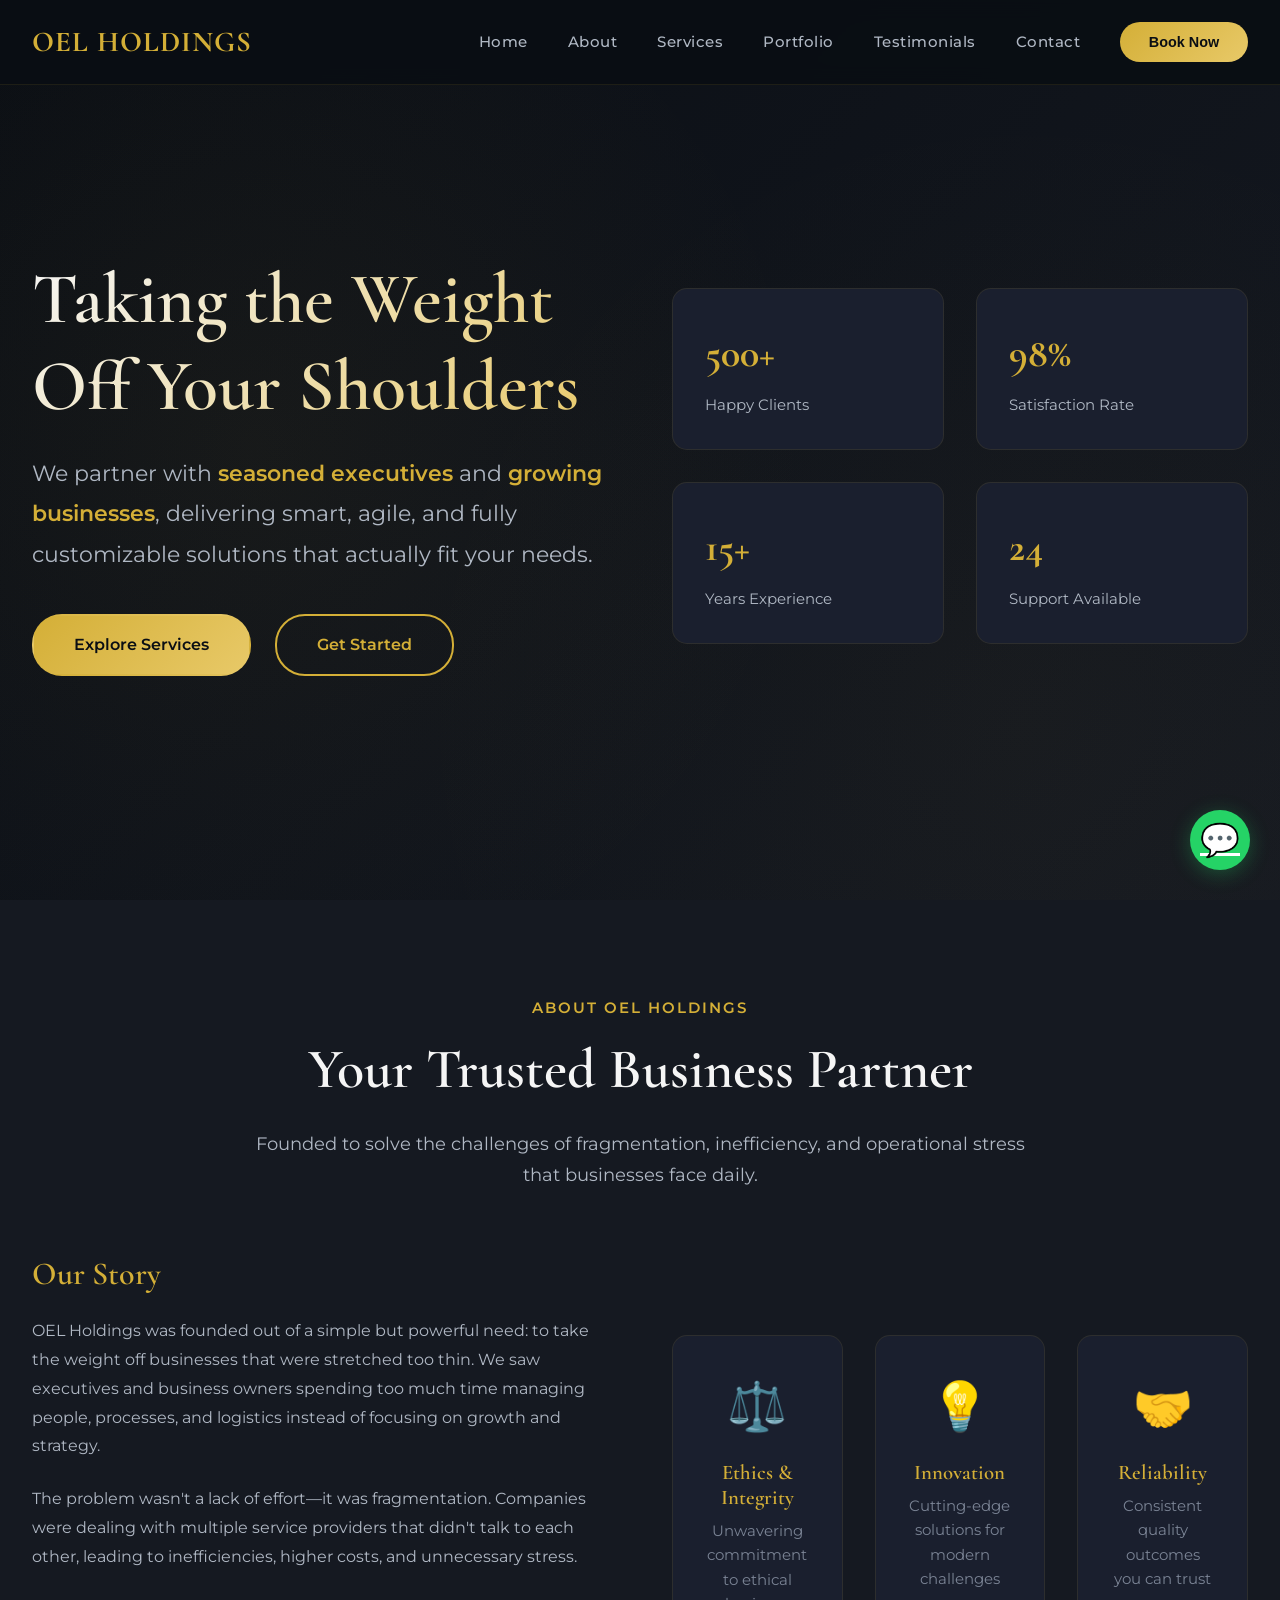
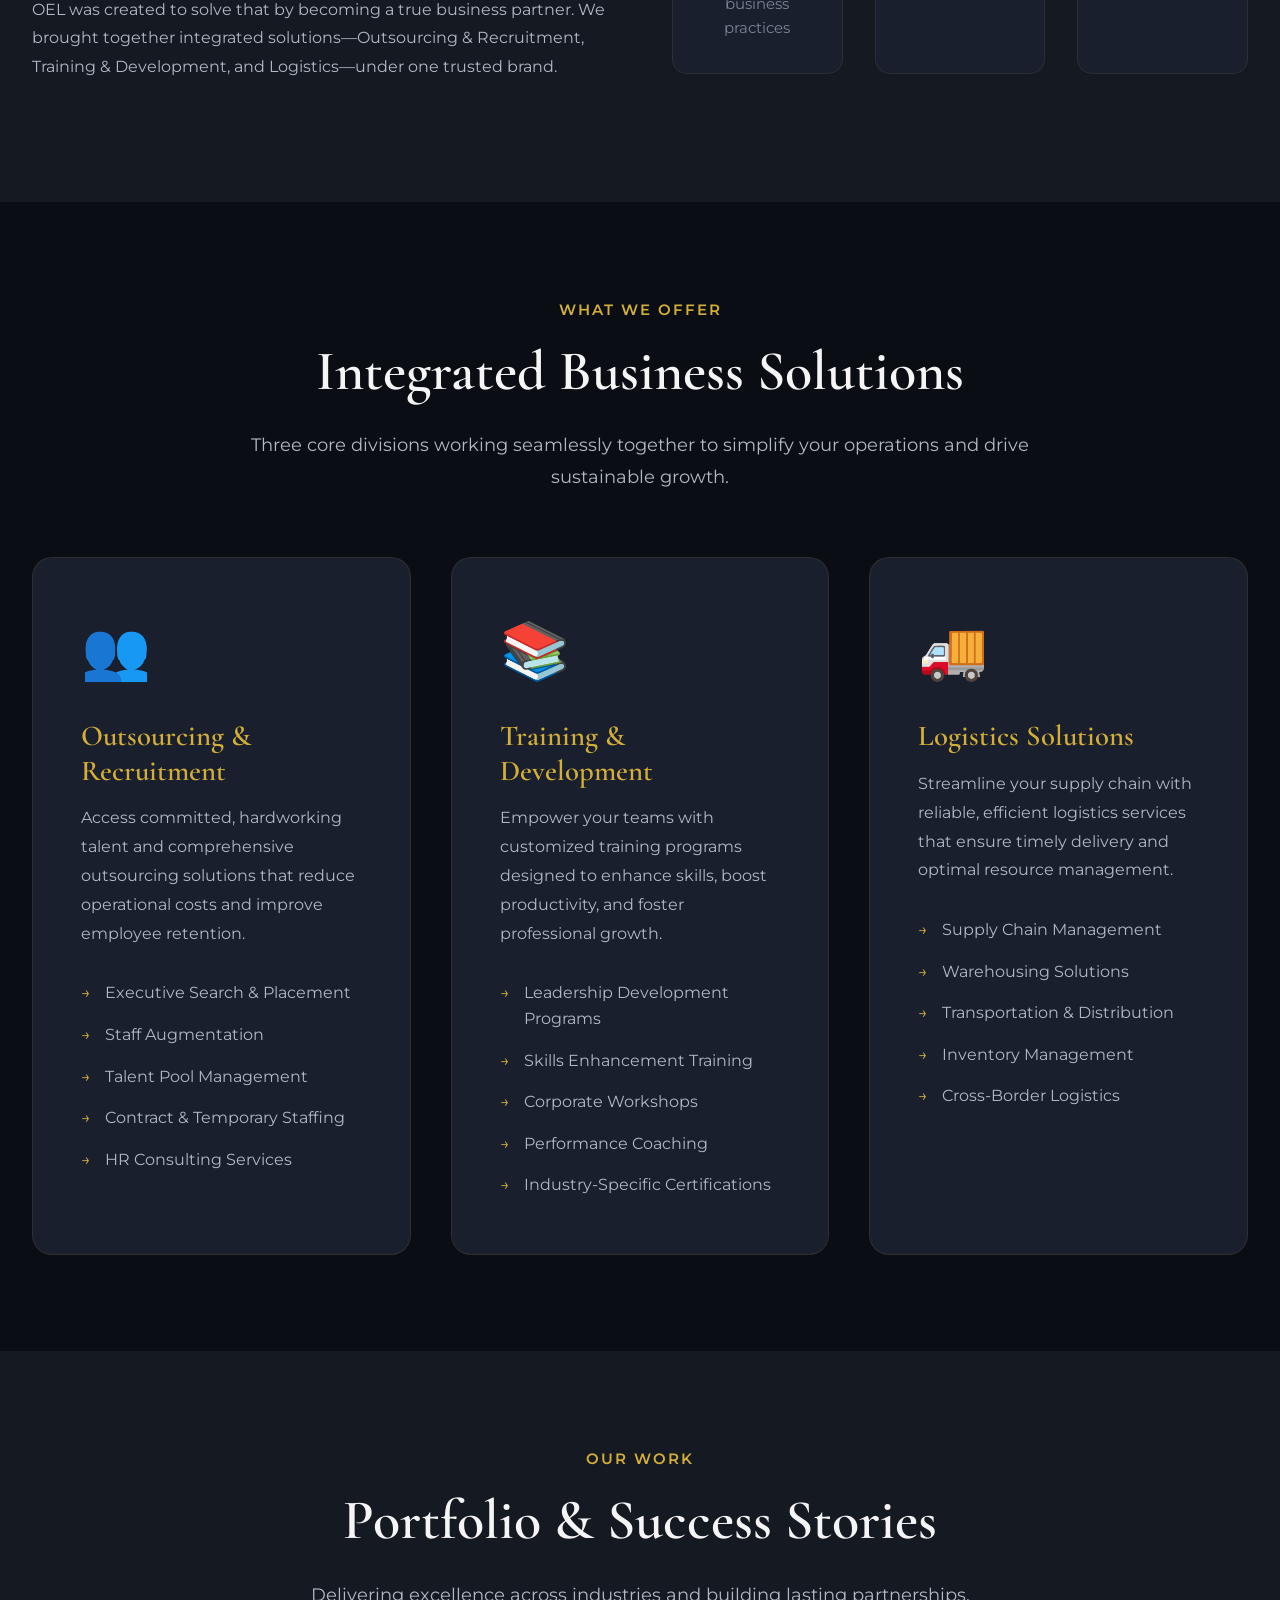
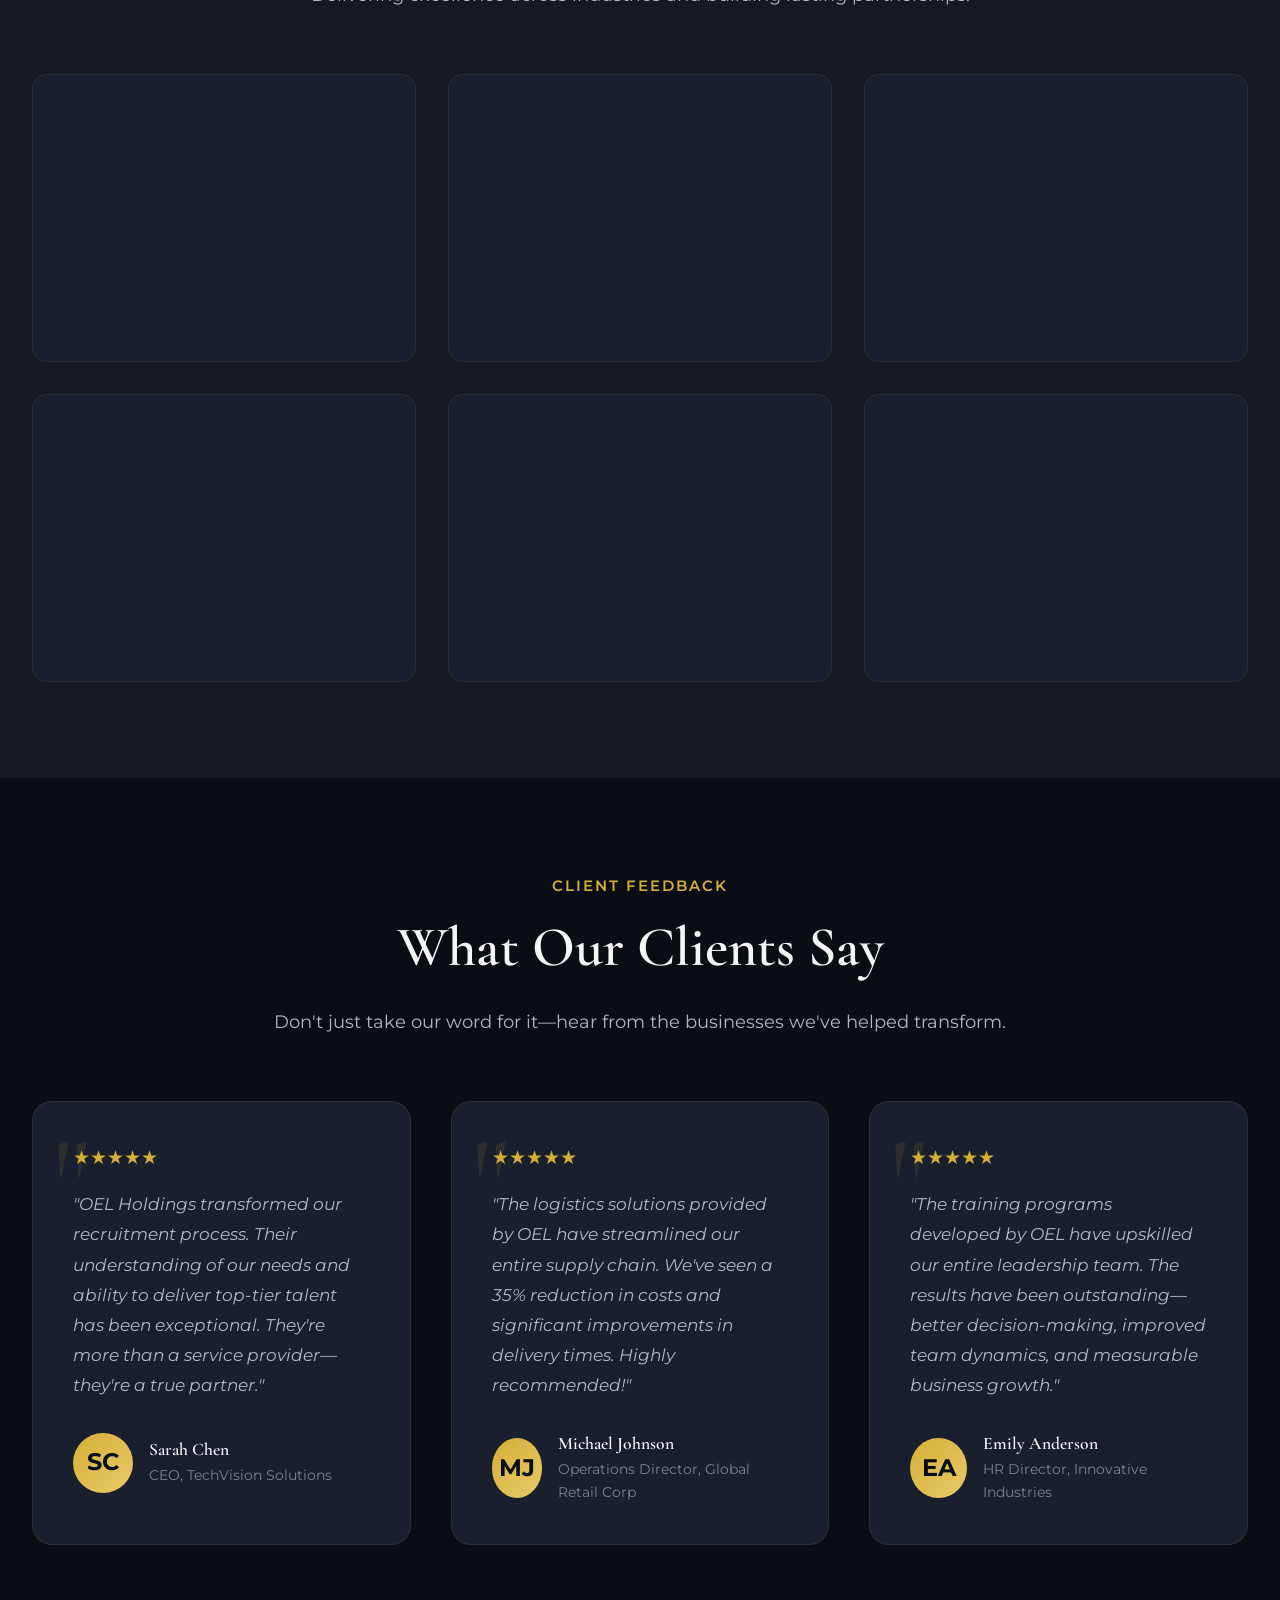
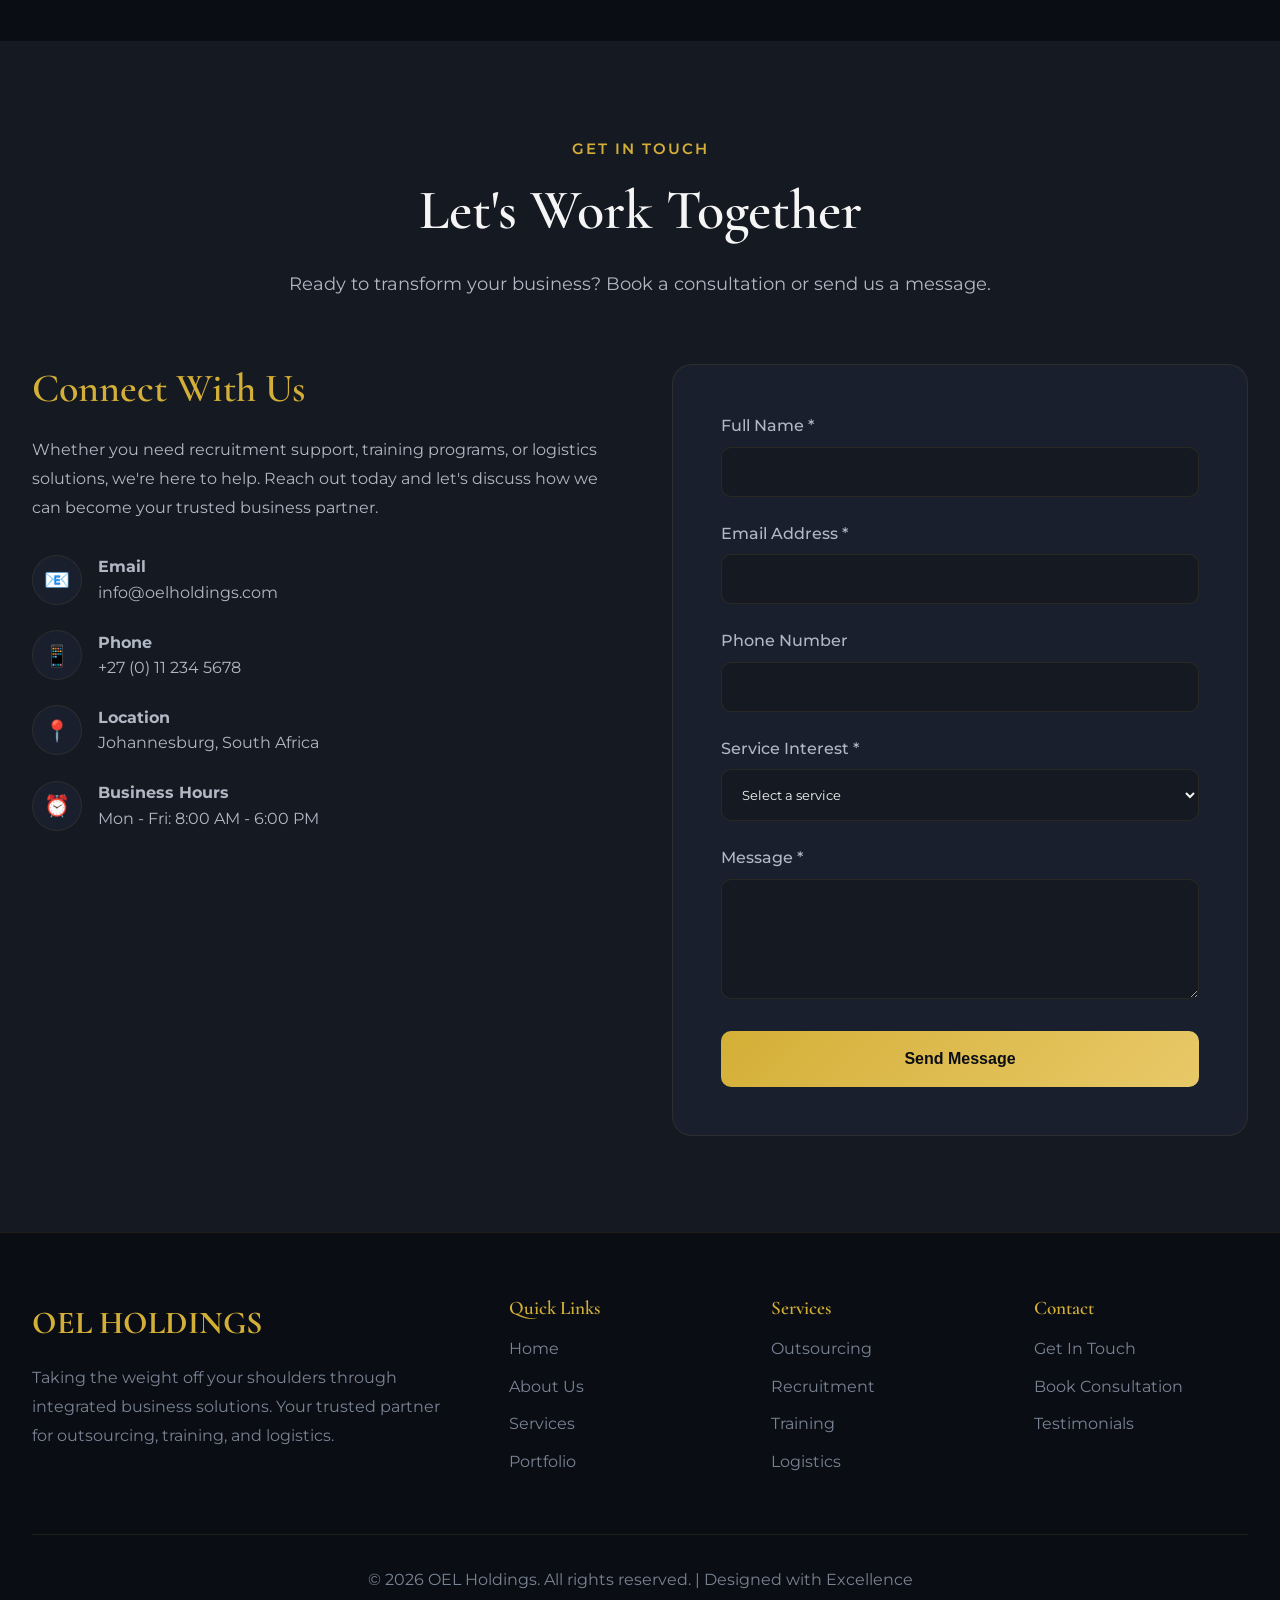
<file: index.html>
<!DOCTYPE html>
<html lang="en">
<head>
    <meta charset="UTF-8">
    <meta name="viewport" content="width=device-width, initial-scale=1.0">
    <title>OEL Holdings - Your Trusted Business Partner</title>
    <link rel="preconnect" href="https://fonts.googleapis.com">
    <link rel="preconnect" href="https://fonts.gstatic.com" crossorigin>
    <link href="https://fonts.googleapis.com/css2?family=Cormorant+Garamond:wght@300;400;500;600;700&family=Montserrat:wght@300;400;500;600;700&display=swap" rel="stylesheet">
    <style>
        :root {
            --bg-primary: #0a0e14;
            --bg-secondary: #151921;
            --bg-tertiary: #1a1f2e;
            --accent-gold: #d4af37;
            --accent-gold-light: #e8c968;
            --text-primary: #f5f5f5;
            --text-secondary: #b0b8c4;
            --text-muted: #7a8394;
            --border-subtle: rgba(212, 175, 55, 0.1);
            --shadow-glow: rgba(212, 175, 55, 0.15);
        }

        * {
            margin: 0;
            padding: 0;
            box-sizing: border-box;
        }

        body {
            font-family: 'Montserrat', sans-serif;
            background: var(--bg-primary);
            color: var(--text-primary);
            line-height: 1.6;
            overflow-x: hidden;
        }

        h1, h2, h3, h4, h5, h6 {
            font-family: 'Cormorant Garamond', serif;
            font-weight: 600;
            line-height: 1.2;
        }

        /* Navigation */
        .navbar {
            position: fixed;
            top: 0;
            width: 100%;
            background: rgba(10, 14, 20, 0.95);
            backdrop-filter: blur(10px);
            z-index: 1000;
            transition: all 0.3s ease;
            border-bottom: 1px solid var(--border-subtle);
        }

        .navbar.scrolled {
            background: rgba(10, 14, 20, 0.98);
            box-shadow: 0 4px 20px rgba(0, 0, 0, 0.3);
        }

        .nav-container {
            max-width: 1400px;
            margin: 0 auto;
            padding: 1.2rem 2rem;
            display: flex;
            justify-content: space-between;
            align-items: center;
        }

        .logo {
            font-size: 1.8rem;
            font-weight: 700;
            color: var(--accent-gold);
            font-family: 'Cormorant Garamond', serif;
            letter-spacing: 1px;
        }

        .nav-menu {
            display: flex;
            list-style: none;
            gap: 2.5rem;
            align-items: center;
        }

        .nav-menu a {
            color: var(--text-secondary);
            text-decoration: none;
            font-size: 0.95rem;
            font-weight: 500;
            transition: color 0.3s ease;
            letter-spacing: 0.5px;
        }

        .nav-menu a:hover {
            color: var(--accent-gold);
        }

        .cta-button {
            background: linear-gradient(135deg, var(--accent-gold) 0%, var(--accent-gold-light) 100%);
            color: var(--bg-primary);
            padding: 0.75rem 1.8rem;
            border-radius: 30px;
            font-weight: 600;
            transition: all 0.3s ease;
            border: none;
            cursor: pointer;
            font-size: 0.9rem;
        }

        .cta-button:hover {
            transform: translateY(-2px);
            box-shadow: 0 10px 25px var(--shadow-glow);
        }

        .mobile-toggle {
            display: none;
            flex-direction: column;
            cursor: pointer;
            gap: 5px;
        }

        .mobile-toggle span {
            width: 25px;
            height: 2px;
            background: var(--accent-gold);
            transition: 0.3s;
        }

        /* Hero Section */
        .hero {
            min-height: 100vh;
            display: flex;
            align-items: center;
            justify-content: center;
            padding: 6rem 2rem 4rem;
            position: relative;
            overflow: hidden;
            background: linear-gradient(135deg, var(--bg-primary) 0%, var(--bg-secondary) 100%);
        }

        .hero::before {
            content: '';
            position: absolute;
            top: 0;
            left: 0;
            right: 0;
            bottom: 0;
            background: 
                radial-gradient(circle at 20% 50%, rgba(212, 175, 55, 0.05) 0%, transparent 50%),
                radial-gradient(circle at 80% 80%, rgba(212, 175, 55, 0.03) 0%, transparent 50%);
            pointer-events: none;
        }

        .hero-content {
            max-width: 1400px;
            width: 100%;
            display: grid;
            grid-template-columns: 1fr 1fr;
            gap: 4rem;
            align-items: center;
            position: relative;
            z-index: 1;
        }

        .hero-text h1 {
            font-size: 4.5rem;
            margin-bottom: 1.5rem;
            background: linear-gradient(135deg, var(--text-primary) 0%, var(--accent-gold-light) 100%);
            -webkit-background-clip: text;
            -webkit-text-fill-color: transparent;
            background-clip: text;
            animation: fadeInUp 1s ease;
        }

        .hero-text .subtitle {
            font-size: 1.4rem;
            color: var(--text-secondary);
            margin-bottom: 2rem;
            line-height: 1.8;
            animation: fadeInUp 1s ease 0.2s backwards;
        }

        .hero-text .highlight {
            color: var(--accent-gold);
            font-weight: 600;
        }

        .hero-buttons {
            display: flex;
            gap: 1.5rem;
            margin-top: 2.5rem;
            animation: fadeInUp 1s ease 0.4s backwards;
        }

        .btn-primary {
            background: linear-gradient(135deg, var(--accent-gold) 0%, var(--accent-gold-light) 100%);
            color: var(--bg-primary);
            padding: 1rem 2.5rem;
            border-radius: 30px;
            font-weight: 600;
            text-decoration: none;
            transition: all 0.3s ease;
            border: 2px solid transparent;
            display: inline-block;
        }

        .btn-primary:hover {
            transform: translateY(-3px);
            box-shadow: 0 15px 35px var(--shadow-glow);
        }

        .btn-secondary {
            background: transparent;
            color: var(--accent-gold);
            padding: 1rem 2.5rem;
            border-radius: 30px;
            font-weight: 600;
            text-decoration: none;
            border: 2px solid var(--accent-gold);
            transition: all 0.3s ease;
            display: inline-block;
        }

        .btn-secondary:hover {
            background: var(--accent-gold);
            color: var(--bg-primary);
            transform: translateY(-3px);
        }

        .hero-visual {
            position: relative;
            animation: fadeIn 1.2s ease 0.6s backwards;
        }

        .hero-stats {
            display: grid;
            grid-template-columns: repeat(2, 1fr);
            gap: 2rem;
        }

        .stat-card {
            background: var(--bg-tertiary);
            padding: 2rem;
            border-radius: 15px;
            border: 1px solid var(--border-subtle);
            transition: all 0.3s ease;
        }

        .stat-card:hover {
            border-color: var(--accent-gold);
            transform: translateY(-5px);
            box-shadow: 0 10px 30px rgba(212, 175, 55, 0.1);
        }

        .stat-number {
            font-size: 2.5rem;
            font-weight: 700;
            color: var(--accent-gold);
            font-family: 'Cormorant Garamond', serif;
        }

        .stat-label {
            color: var(--text-secondary);
            font-size: 0.95rem;
            margin-top: 0.5rem;
        }

        /* Section Styles */
        section {
            padding: 6rem 2rem;
            position: relative;
        }

        .section-header {
            text-align: center;
            max-width: 800px;
            margin: 0 auto 4rem;
        }

        .section-tag {
            color: var(--accent-gold);
            font-size: 0.95rem;
            font-weight: 600;
            letter-spacing: 2px;
            text-transform: uppercase;
            margin-bottom: 1rem;
        }

        .section-title {
            font-size: 3.5rem;
            margin-bottom: 1.5rem;
            color: var(--text-primary);
        }

        .section-description {
            font-size: 1.1rem;
            color: var(--text-secondary);
            line-height: 1.8;
        }

        .container {
            max-width: 1400px;
            margin: 0 auto;
        }

        /* About Section */
        .about {
            background: var(--bg-secondary);
        }

        .about-content {
            display: grid;
            grid-template-columns: 1fr 1fr;
            gap: 4rem;
            align-items: center;
        }

        .about-text h3 {
            font-size: 2rem;
            color: var(--accent-gold);
            margin-bottom: 1.5rem;
        }

        .about-text p {
            color: var(--text-secondary);
            margin-bottom: 1.5rem;
            line-height: 1.8;
        }

        .values-grid {
            display: grid;
            grid-template-columns: repeat(3, 1fr);
            gap: 2rem;
            margin-top: 3rem;
        }

        .value-card {
            background: var(--bg-tertiary);
            padding: 2rem;
            border-radius: 15px;
            border: 1px solid var(--border-subtle);
            text-align: center;
            transition: all 0.3s ease;
        }

        .value-card:hover {
            border-color: var(--accent-gold);
            transform: translateY(-5px);
        }

        .value-icon {
            font-size: 3rem;
            margin-bottom: 1rem;
        }

        .value-card h4 {
            font-size: 1.3rem;
            color: var(--accent-gold);
            margin-bottom: 0.5rem;
        }

        .value-card p {
            color: var(--text-muted);
            font-size: 0.95rem;
        }

        /* Services Section */
        .services {
            background: var(--bg-primary);
        }

        .services-grid {
            display: grid;
            grid-template-columns: repeat(auto-fit, minmax(350px, 1fr));
            gap: 2.5rem;
        }

        .service-card {
            background: var(--bg-tertiary);
            padding: 3rem;
            border-radius: 20px;
            border: 1px solid var(--border-subtle);
            transition: all 0.4s ease;
            position: relative;
            overflow: hidden;
        }

        .service-card::before {
            content: '';
            position: absolute;
            top: 0;
            left: 0;
            width: 100%;
            height: 4px;
            background: linear-gradient(90deg, var(--accent-gold) 0%, var(--accent-gold-light) 100%);
            transform: scaleX(0);
            transition: transform 0.4s ease;
        }

        .service-card:hover::before {
            transform: scaleX(1);
        }

        .service-card:hover {
            border-color: var(--accent-gold);
            transform: translateY(-10px);
            box-shadow: 0 20px 40px rgba(212, 175, 55, 0.1);
        }

        .service-icon {
            font-size: 3.5rem;
            margin-bottom: 1.5rem;
        }

        .service-card h3 {
            font-size: 1.8rem;
            color: var(--accent-gold);
            margin-bottom: 1rem;
        }

        .service-card p {
            color: var(--text-secondary);
            line-height: 1.8;
            margin-bottom: 1.5rem;
        }

        .service-features {
            list-style: none;
            margin-top: 1.5rem;
        }

        .service-features li {
            color: var(--text-secondary);
            padding: 0.5rem 0;
            padding-left: 1.5rem;
            position: relative;
        }

        .service-features li::before {
            content: '→';
            position: absolute;
            left: 0;
            color: var(--accent-gold);
        }

        /* Portfolio/Gallery Section */
        .portfolio {
            background: var(--bg-secondary);
        }

        .portfolio-grid {
            display: grid;
            grid-template-columns: repeat(auto-fit, minmax(300px, 1fr));
            gap: 2rem;
        }

        .portfolio-item {
            position: relative;
            border-radius: 15px;
            overflow: hidden;
            aspect-ratio: 4/3;
            background: var(--bg-tertiary);
            border: 1px solid var(--border-subtle);
            cursor: pointer;
            transition: all 0.3s ease;
        }

        .portfolio-item:hover {
            transform: translateY(-10px);
            box-shadow: 0 20px 40px rgba(212, 175, 55, 0.15);
        }

        .portfolio-overlay {
            position: absolute;
            inset: 0;
            background: linear-gradient(180deg, transparent 0%, rgba(10, 14, 20, 0.9) 100%);
            display: flex;
            flex-direction: column;
            justify-content: flex-end;
            padding: 2rem;
            opacity: 0;
            transition: opacity 0.3s ease;
        }

        .portfolio-item:hover .portfolio-overlay {
            opacity: 1;
        }

        .portfolio-overlay h4 {
            color: var(--accent-gold);
            font-size: 1.5rem;
            margin-bottom: 0.5rem;
        }

        .portfolio-overlay p {
            color: var(--text-secondary);
            font-size: 0.95rem;
        }

        /* Testimonials Section */
        .testimonials {
            background: var(--bg-primary);
        }

        .testimonials-grid {
            display: grid;
            grid-template-columns: repeat(auto-fit, minmax(350px, 1fr));
            gap: 2.5rem;
        }

        .testimonial-card {
            background: var(--bg-tertiary);
            padding: 2.5rem;
            border-radius: 20px;
            border: 1px solid var(--border-subtle);
            transition: all 0.3s ease;
            position: relative;
        }

        .testimonial-card::before {
            content: '"';
            position: absolute;
            top: -20px;
            left: 20px;
            font-size: 8rem;
            color: var(--accent-gold);
            opacity: 0.1;
            font-family: 'Cormorant Garamond', serif;
        }

        .testimonial-card:hover {
            border-color: var(--accent-gold);
            transform: translateY(-5px);
        }

        .testimonial-text {
            color: var(--text-secondary);
            font-size: 1.05rem;
            line-height: 1.8;
            margin-bottom: 2rem;
            font-style: italic;
        }

        .testimonial-author {
            display: flex;
            align-items: center;
            gap: 1rem;
        }

        .author-avatar {
            width: 60px;
            height: 60px;
            border-radius: 50%;
            background: linear-gradient(135deg, var(--accent-gold) 0%, var(--accent-gold-light) 100%);
            display: flex;
            align-items: center;
            justify-content: center;
            font-size: 1.5rem;
            font-weight: 700;
            color: var(--bg-primary);
        }

        .author-info h5 {
            color: var(--text-primary);
            font-size: 1.1rem;
            margin-bottom: 0.25rem;
        }

        .author-info p {
            color: var(--text-muted);
            font-size: 0.9rem;
        }

        .stars {
            color: var(--accent-gold);
            margin-bottom: 1rem;
            font-size: 1.2rem;
        }

        /* Contact Section */
        .contact {
            background: var(--bg-secondary);
        }

        .contact-container {
            display: grid;
            grid-template-columns: 1fr 1fr;
            gap: 4rem;
        }

        .contact-info h3 {
            font-size: 2.5rem;
            color: var(--accent-gold);
            margin-bottom: 1.5rem;
        }

        .contact-info p {
            color: var(--text-secondary);
            line-height: 1.8;
            margin-bottom: 2rem;
        }

        .contact-details {
            display: flex;
            flex-direction: column;
            gap: 1.5rem;
        }

        .contact-item {
            display: flex;
            align-items: center;
            gap: 1rem;
            color: var(--text-secondary);
        }

        .contact-icon {
            width: 50px;
            height: 50px;
            border-radius: 50%;
            background: var(--bg-tertiary);
            border: 1px solid var(--border-subtle);
            display: flex;
            align-items: center;
            justify-content: center;
            font-size: 1.3rem;
            color: var(--accent-gold);
        }

        .contact-form {
            background: var(--bg-tertiary);
            padding: 3rem;
            border-radius: 20px;
            border: 1px solid var(--border-subtle);
        }

        .form-group {
            margin-bottom: 1.5rem;
        }

        .form-group label {
            display: block;
            color: var(--text-secondary);
            margin-bottom: 0.5rem;
            font-weight: 500;
        }

        .form-group input,
        .form-group textarea,
        .form-group select {
            width: 100%;
            padding: 1rem;
            background: var(--bg-secondary);
            border: 1px solid var(--border-subtle);
            border-radius: 10px;
            color: var(--text-primary);
            font-family: 'Montserrat', sans-serif;
            transition: all 0.3s ease;
        }

        .form-group input:focus,
        .form-group textarea:focus,
        .form-group select:focus {
            outline: none;
            border-color: var(--accent-gold);
            box-shadow: 0 0 0 3px rgba(212, 175, 55, 0.1);
        }

        .form-group textarea {
            resize: vertical;
            min-height: 120px;
        }

        .submit-btn {
            width: 100%;
            background: linear-gradient(135deg, var(--accent-gold) 0%, var(--accent-gold-light) 100%);
            color: var(--bg-primary);
            padding: 1.2rem;
            border: none;
            border-radius: 10px;
            font-weight: 600;
            font-size: 1rem;
            cursor: pointer;
            transition: all 0.3s ease;
        }

        .submit-btn:hover {
            transform: translateY(-2px);
            box-shadow: 0 10px 25px var(--shadow-glow);
        }

        /* Footer */
        footer {
            background: var(--bg-primary);
            padding: 4rem 2rem 2rem;
            border-top: 1px solid var(--border-subtle);
        }

        .footer-content {
            max-width: 1400px;
            margin: 0 auto;
            display: grid;
            grid-template-columns: 2fr 1fr 1fr 1fr;
            gap: 3rem;
            margin-bottom: 3rem;
        }

        .footer-logo {
            font-size: 2rem;
            font-weight: 700;
            color: var(--accent-gold);
            font-family: 'Cormorant Garamond', serif;
            margin-bottom: 1rem;
        }

        .footer-about {
            color: var(--text-muted);
            line-height: 1.8;
        }

        .footer-section h4 {
            color: var(--accent-gold);
            font-size: 1.2rem;
            margin-bottom: 1rem;
        }

        .footer-links {
            list-style: none;
        }

        .footer-links li {
            margin-bottom: 0.75rem;
        }

        .footer-links a {
            color: var(--text-muted);
            text-decoration: none;
            transition: color 0.3s ease;
        }

        .footer-links a:hover {
            color: var(--accent-gold);
        }

        .footer-bottom {
            max-width: 1400px;
            margin: 0 auto;
            padding-top: 2rem;
            border-top: 1px solid var(--border-subtle);
            text-align: center;
            color: var(--text-muted);
        }

        /* WhatsApp Button */
        .whatsapp-float {
            position: fixed;
            bottom: 30px;
            right: 30px;
            width: 60px;
            height: 60px;
            background: #25d366;
            border-radius: 50%;
            display: flex;
            align-items: center;
            justify-content: center;
            font-size: 2rem;
            color: white;
            box-shadow: 0 4px 20px rgba(37, 211, 102, 0.3);
            cursor: pointer;
            transition: all 0.3s ease;
            z-index: 999;
        }

        .whatsapp-float:hover {
            transform: scale(1.1);
            box-shadow: 0 6px 30px rgba(37, 211, 102, 0.5);
        }

        /* Animations */
        @keyframes fadeInUp {
            from {
                opacity: 0;
                transform: translateY(30px);
            }
            to {
                opacity: 1;
                transform: translateY(0);
            }
        }

        @keyframes fadeIn {
            from {
                opacity: 0;
            }
            to {
                opacity: 1;
            }
        }

        /* Scroll Animations */
        .reveal {
            opacity: 0;
            transform: translateY(50px);
            transition: all 0.8s ease;
        }

        .reveal.active {
            opacity: 1;
            transform: translateY(0);
        }

        /* Responsive Design */
        @media (max-width: 968px) {
            .nav-menu {
                position: fixed;
                left: -100%;
                top: 70px;
                flex-direction: column;
                background: var(--bg-secondary);
                width: 100%;
                text-align: center;
                transition: 0.3s;
                padding: 2rem 0;
                border-top: 1px solid var(--border-subtle);
            }

            .nav-menu.active {
                left: 0;
            }

            .mobile-toggle {
                display: flex;
            }

            .hero-content {
                grid-template-columns: 1fr;
                text-align: center;
            }

            .hero-text h1 {
                font-size: 3rem;
            }

            .hero-buttons {
                justify-content: center;
                flex-wrap: wrap;
            }

            .about-content,
            .contact-container {
                grid-template-columns: 1fr;
            }

            .values-grid {
                grid-template-columns: 1fr;
            }

            .section-title {
                font-size: 2.5rem;
            }

            .footer-content {
                grid-template-columns: 1fr;
            }

            .services-grid,
            .portfolio-grid,
            .testimonials-grid {
                grid-template-columns: 1fr;
            }
        }

        @media (max-width: 480px) {
            .hero-text h1 {
                font-size: 2.2rem;
            }

            .hero-text .subtitle {
                font-size: 1.1rem;
            }

            .section-title {
                font-size: 2rem;
            }
        }
    </style>
</head>
<body>
    <!-- Navigation -->
    <nav class="navbar">
        <div class="nav-container">
            <div class="logo">OEL HOLDINGS</div>
            <ul class="nav-menu">
                <li><a href="#home">Home</a></li>
                <li><a href="#about">About</a></li>
                <li><a href="#services">Services</a></li>
                <li><a href="#portfolio">Portfolio</a></li>
                <li><a href="#testimonials">Testimonials</a></li>
                <li><a href="#contact">Contact</a></li>
                <li><button class="cta-button" onclick="scrollToContact()">Book Now</button></li>
            </ul>
            <div class="mobile-toggle" onclick="toggleMenu()">
                <span></span>
                <span></span>
                <span></span>
            </div>
        </div>
    </nav>

    <!-- Hero Section -->
    <section class="hero" id="home">
        <div class="hero-content">
            <div class="hero-text">
                <h1>Taking the Weight Off Your Shoulders</h1>
                <p class="subtitle">
                    We partner with <span class="highlight">seasoned executives</span> and <span class="highlight">growing businesses</span>, delivering smart, agile, and fully customizable solutions that actually fit your needs.
                </p>
                <div class="hero-buttons">
                    <a href="#services" class="btn-primary">Explore Services</a>
                    <a href="#contact" class="btn-secondary">Get Started</a>
                </div>
            </div>
            <div class="hero-visual">
                <div class="hero-stats">
                    <div class="stat-card reveal">
                        <div class="stat-number">500+</div>
                        <div class="stat-label">Happy Clients</div>
                    </div>
                    <div class="stat-card reveal">
                        <div class="stat-number">98%</div>
                        <div class="stat-label">Satisfaction Rate</div>
                    </div>
                    <div class="stat-card reveal">
                        <div class="stat-number">15+</div>
                        <div class="stat-label">Years Experience</div>
                    </div>
                    <div class="stat-card reveal">
                        <div class="stat-number">24/7</div>
                        <div class="stat-label">Support Available</div>
                    </div>
                </div>
            </div>
        </div>
    </section>

    <!-- About Section -->
    <section class="about" id="about">
        <div class="container">
            <div class="section-header reveal">
                <div class="section-tag">About OEL Holdings</div>
                <h2 class="section-title">Your Trusted Business Partner</h2>
                <p class="section-description">
                    Founded to solve the challenges of fragmentation, inefficiency, and operational stress that businesses face daily.
                </p>
            </div>
            <div class="about-content">
                <div class="about-text reveal">
                    <h3>Our Story</h3>
                    <p>
                        OEL Holdings was founded out of a simple but powerful need: to take the weight off businesses that were stretched too thin. We saw executives and business owners spending too much time managing people, processes, and logistics instead of focusing on growth and strategy.
                    </p>
                    <p>
                        The problem wasn't a lack of effort—it was fragmentation. Companies were dealing with multiple service providers that didn't talk to each other, leading to inefficiencies, higher costs, and unnecessary stress.
                    </p>
                    <p>
                        OEL was created to solve that by becoming a true business partner. We brought together integrated solutions—Outsourcing & Recruitment, Training & Development, and Logistics—under one trusted brand.
                    </p>
                </div>
                <div class="about-visual reveal">
                    <div class="values-grid">
                        <div class="value-card">
                            <div class="value-icon">⚖️</div>
                            <h4>Ethics & Integrity</h4>
                            <p>Unwavering commitment to ethical business practices</p>
                        </div>
                        <div class="value-card">
                            <div class="value-icon">💡</div>
                            <h4>Innovation</h4>
                            <p>Cutting-edge solutions for modern challenges</p>
                        </div>
                        <div class="value-card">
                            <div class="value-icon">🤝</div>
                            <h4>Reliability</h4>
                            <p>Consistent quality outcomes you can trust</p>
                        </div>
                    </div>
                </div>
            </div>
        </div>
    </section>

    <!-- Services Section -->
    <section class="services" id="services">
        <div class="container">
            <div class="section-header reveal">
                <div class="section-tag">What We Offer</div>
                <h2 class="section-title">Integrated Business Solutions</h2>
                <p class="section-description">
                    Three core divisions working seamlessly together to simplify your operations and drive sustainable growth.
                </p>
            </div>
            <div class="services-grid">
                <div class="service-card reveal">
                    <div class="service-icon">👥</div>
                    <h3>Outsourcing & Recruitment</h3>
                    <p>
                        Access committed, hardworking talent and comprehensive outsourcing solutions that reduce operational costs and improve employee retention.
                    </p>
                    <ul class="service-features">
                        <li>Executive Search & Placement</li>
                        <li>Staff Augmentation</li>
                        <li>Talent Pool Management</li>
                        <li>Contract & Temporary Staffing</li>
                        <li>HR Consulting Services</li>
                    </ul>
                </div>
                <div class="service-card reveal">
                    <div class="service-icon">📚</div>
                    <h3>Training & Development</h3>
                    <p>
                        Empower your teams with customized training programs designed to enhance skills, boost productivity, and foster professional growth.
                    </p>
                    <ul class="service-features">
                        <li>Leadership Development Programs</li>
                        <li>Skills Enhancement Training</li>
                        <li>Corporate Workshops</li>
                        <li>Performance Coaching</li>
                        <li>Industry-Specific Certifications</li>
                    </ul>
                </div>
                <div class="service-card reveal">
                    <div class="service-icon">🚚</div>
                    <h3>Logistics Solutions</h3>
                    <p>
                        Streamline your supply chain with reliable, efficient logistics services that ensure timely delivery and optimal resource management.
                    </p>
                    <ul class="service-features">
                        <li>Supply Chain Management</li>
                        <li>Warehousing Solutions</li>
                        <li>Transportation & Distribution</li>
                        <li>Inventory Management</li>
                        <li>Cross-Border Logistics</li>
                    </ul>
                </div>
            </div>
        </div>
    </section>

    <!-- Portfolio Section -->
    <section class="portfolio" id="portfolio">
        <div class="container">
            <div class="section-header reveal">
                <div class="section-tag">Our Work</div>
                <h2 class="section-title">Portfolio & Success Stories</h2>
                <p class="section-description">
                    Delivering excellence across industries and building lasting partnerships.
                </p>
            </div>
            <div class="portfolio-grid">
                <div class="portfolio-item reveal">
                    <div class="portfolio-overlay">
                        <h4>Corporate Recruitment Drive</h4>
                        <p>Successfully placed 150+ professionals across multiple sectors</p>
                    </div>
                </div>
                <div class="portfolio-item reveal">
                    <div class="portfolio-overlay">
                        <h4>Leadership Training Program</h4>
                        <p>Developed future leaders for Fortune 500 company</p>
                    </div>
                </div>
                <div class="portfolio-item reveal">
                    <div class="portfolio-overlay">
                        <h4>Logistics Optimization</h4>
                        <p>Reduced delivery times by 40% for major retailer</p>
                    </div>
                </div>
                <div class="portfolio-item reveal">
                    <div class="portfolio-overlay">
                        <h4>Staff Outsourcing Solution</h4>
                        <p>Streamlined operations for growing tech startup</p>
                    </div>
                </div>
                <div class="portfolio-item reveal">
                    <div class="portfolio-overlay">
                        <h4>Supply Chain Integration</h4>
                        <p>End-to-end logistics management for manufacturing client</p>
                    </div>
                </div>
                <div class="portfolio-item reveal">
                    <div class="portfolio-overlay">
                        <h4>Executive Search Success</h4>
                        <p>Placed C-suite executives for international corporation</p>
                    </div>
                </div>
            </div>
        </div>
    </section>

    <!-- Testimonials Section -->
    <section class="testimonials" id="testimonials">
        <div class="container">
            <div class="section-header reveal">
                <div class="section-tag">Client Feedback</div>
                <h2 class="section-title">What Our Clients Say</h2>
                <p class="section-description">
                    Don't just take our word for it—hear from the businesses we've helped transform.
                </p>
            </div>
            <div class="testimonials-grid">
                <div class="testimonial-card reveal">
                    <div class="stars">★★★★★</div>
                    <p class="testimonial-text">
                        "OEL Holdings transformed our recruitment process. Their understanding of our needs and ability to deliver top-tier talent has been exceptional. They're more than a service provider—they're a true partner."
                    </p>
                    <div class="testimonial-author">
                        <div class="author-avatar">SC</div>
                        <div class="author-info">
                            <h5>Sarah Chen</h5>
                            <p>CEO, TechVision Solutions</p>
                        </div>
                    </div>
                </div>
                <div class="testimonial-card reveal">
                    <div class="stars">★★★★★</div>
                    <p class="testimonial-text">
                        "The logistics solutions provided by OEL have streamlined our entire supply chain. We've seen a 35% reduction in costs and significant improvements in delivery times. Highly recommended!"
                    </p>
                    <div class="testimonial-author">
                        <div class="author-avatar">MJ</div>
                        <div class="author-info">
                            <h5>Michael Johnson</h5>
                            <p>Operations Director, Global Retail Corp</p>
                        </div>
                    </div>
                </div>
                <div class="testimonial-card reveal">
                    <div class="stars">★★★★★</div>
                    <p class="testimonial-text">
                        "The training programs developed by OEL have upskilled our entire leadership team. The results have been outstanding—better decision-making, improved team dynamics, and measurable business growth."
                    </p>
                    <div class="testimonial-author">
                        <div class="author-avatar">EA</div>
                        <div class="author-info">
                            <h5>Emily Anderson</h5>
                            <p>HR Director, Innovative Industries</p>
                        </div>
                    </div>
                </div>
            </div>
        </div>
    </section>

    <!-- Contact Section -->
    <section class="contact" id="contact">
        <div class="container">
            <div class="section-header reveal">
                <div class="section-tag">Get In Touch</div>
                <h2 class="section-title">Let's Work Together</h2>
                <p class="section-description">
                    Ready to transform your business? Book a consultation or send us a message.
                </p>
            </div>
            <div class="contact-container">
                <div class="contact-info reveal">
                    <h3>Connect With Us</h3>
                    <p>
                        Whether you need recruitment support, training programs, or logistics solutions, we're here to help. Reach out today and let's discuss how we can become your trusted business partner.
                    </p>
                    <div class="contact-details">
                        <div class="contact-item">
                            <div class="contact-icon">📧</div>
                            <div>
                                <strong>Email</strong><br>
                                info@oelholdings.com
                            </div>
                        </div>
                        <div class="contact-item">
                            <div class="contact-icon">📱</div>
                            <div>
                                <strong>Phone</strong><br>
                                +27 (0) 11 234 5678
                            </div>
                        </div>
                        <div class="contact-item">
                            <div class="contact-icon">📍</div>
                            <div>
                                <strong>Location</strong><br>
                                Johannesburg, South Africa
                            </div>
                        </div>
                        <div class="contact-item">
                            <div class="contact-icon">⏰</div>
                            <div>
                                <strong>Business Hours</strong><br>
                                Mon - Fri: 8:00 AM - 6:00 PM
                            </div>
                        </div>
                    </div>
                </div>
                <div class="contact-form reveal">
                    <form id="contactForm" onsubmit="handleSubmit(event)">
                        <div class="form-group">
                            <label for="name">Full Name *</label>
                            <input type="text" id="name" name="name" required>
                        </div>
                        <div class="form-group">
                            <label for="email">Email Address *</label>
                            <input type="email" id="email" name="email" required>
                        </div>
                        <div class="form-group">
                            <label for="phone">Phone Number</label>
                            <input type="tel" id="phone" name="phone">
                        </div>
                        <div class="form-group">
                            <label for="service">Service Interest *</label>
                            <select id="service" name="service" required>
                                <option value="">Select a service</option>
                                <option value="outsourcing">Outsourcing & Recruitment</option>
                                <option value="training">Training & Development</option>
                                <option value="logistics">Logistics Solutions</option>
                                <option value="consultation">General Consultation</option>
                            </select>
                        </div>
                        <div class="form-group">
                            <label for="message">Message *</label>
                            <textarea id="message" name="message" required></textarea>
                        </div>
                        <button type="submit" class="submit-btn">Send Message</button>
                    </form>
                </div>
            </div>
        </div>
    </section>

    <!-- Footer -->
    <footer>
        <div class="footer-content">
            <div>
                <div class="footer-logo">OEL HOLDINGS</div>
                <p class="footer-about">
                    Taking the weight off your shoulders through integrated business solutions. Your trusted partner for outsourcing, training, and logistics.
                </p>
            </div>
            <div class="footer-section">
                <h4>Quick Links</h4>
                <ul class="footer-links">
                    <li><a href="#home">Home</a></li>
                    <li><a href="#about">About Us</a></li>
                    <li><a href="#services">Services</a></li>
                    <li><a href="#portfolio">Portfolio</a></li>
                </ul>
            </div>
            <div class="footer-section">
                <h4>Services</h4>
                <ul class="footer-links">
                    <li><a href="#services">Outsourcing</a></li>
                    <li><a href="#services">Recruitment</a></li>
                    <li><a href="#services">Training</a></li>
                    <li><a href="#services">Logistics</a></li>
                </ul>
            </div>
            <div class="footer-section">
                <h4>Contact</h4>
                <ul class="footer-links">
                    <li><a href="#contact">Get In Touch</a></li>
                    <li><a href="#contact">Book Consultation</a></li>
                    <li><a href="#testimonials">Testimonials</a></li>
                </ul>
            </div>
        </div>
        <div class="footer-bottom">
            <p>&copy; 2026 OEL Holdings. All rights reserved. | Designed with Excellence</p>
        </div>
    </footer>

    <!-- WhatsApp Float Button -->
    <a href="https://wa.me/27112345678" target="_blank" class="whatsapp-float" title="Chat on WhatsApp">
        💬
    </a>

    <script>
        // Navbar scroll effect
        window.addEventListener('scroll', function() {
            const navbar = document.querySelector('.navbar');
            if (window.scrollY > 50) {
                navbar.classList.add('scrolled');
            } else {
                navbar.classList.remove('scrolled');
            }
        });

        // Mobile menu toggle
        function toggleMenu() {
            const navMenu = document.querySelector('.nav-menu');
            navMenu.classList.toggle('active');
        }

        // Close mobile menu when clicking a link
        document.querySelectorAll('.nav-menu a').forEach(link => {
            link.addEventListener('click', () => {
                document.querySelector('.nav-menu').classList.remove('active');
            });
        });

        // Smooth scrolling
        document.querySelectorAll('a[href^="#"]').forEach(anchor => {
            anchor.addEventListener('click', function (e) {
                e.preventDefault();
                const target = document.querySelector(this.getAttribute('href'));
                if (target) {
                    target.scrollIntoView({
                        behavior: 'smooth',
                        block: 'start'
                    });
                }
            });
        });

        // Scroll to contact function
        function scrollToContact() {
            document.querySelector('#contact').scrollIntoView({
                behavior: 'smooth',
                block: 'start'
            });
        }

        // Reveal animations on scroll
        function reveal() {
            const reveals = document.querySelectorAll('.reveal');
            
            reveals.forEach(element => {
                const windowHeight = window.innerHeight;
                const elementTop = element.getBoundingClientRect().top;
                const elementVisible = 150;
                
                if (elementTop < windowHeight - elementVisible) {
                    element.classList.add('active');
                }
            });
        }

        window.addEventListener('scroll', reveal);
        reveal(); // Initial check

        // Form submission handler
        function handleSubmit(event) {
            event.preventDefault();
            
            const formData = new FormData(event.target);
            const data = Object.fromEntries(formData);
            
            // Here you would typically send the data to your server
            console.log('Form submitted:', data);
            
            // Show success message
            alert('Thank you for your message! We will get back to you soon.');
            
            // Reset form
            event.target.reset();
            
            // In a real implementation, you might want to:
            // 1. Send data to your backend API
            // 2. Integrate with a service like Formspree, EmailJS, or your own backend
            // 3. Show a nicer success notification instead of alert
        }

        // Add parallax effect to hero section
        window.addEventListener('scroll', function() {
            const scrolled = window.pageYOffset;
            const hero = document.querySelector('.hero');
            if (hero) {
                hero.style.transform = `translateY(${scrolled * 0.5}px)`;
            }
        });

        // Counter animation for stats
        function animateCounter(element, target, duration = 2000) {
            let current = 0;
            const increment = target / (duration / 16);
            const isPercentage = element.textContent.includes('%');
            const hasPlus = element.textContent.includes('+');
            
            const timer = setInterval(() => {
                current += increment;
                if (current >= target) {
                    current = target;
                    clearInterval(timer);
                }
                
                let displayValue = Math.floor(current);
                if (isPercentage) displayValue += '%';
                if (hasPlus) displayValue += '+';
                element.textContent = displayValue;
            }, 16);
        }

        // Trigger counter animation when stats are visible
        const observerOptions = {
            threshold: 0.5
        };

        const observer = new IntersectionObserver((entries) => {
            entries.forEach(entry => {
                if (entry.isIntersecting) {
                    const statNumbers = entry.target.querySelectorAll('.stat-number');
                    statNumbers.forEach(stat => {
                        const target = parseInt(stat.textContent);
                        animateCounter(stat, target);
                    });
                    observer.unobserve(entry.target);
                }
            });
        }, observerOptions);

        const heroStats = document.querySelector('.hero-stats');
        if (heroStats) {
            observer.observe(heroStats);
        }
    </script>
</body>
</html>
</file>
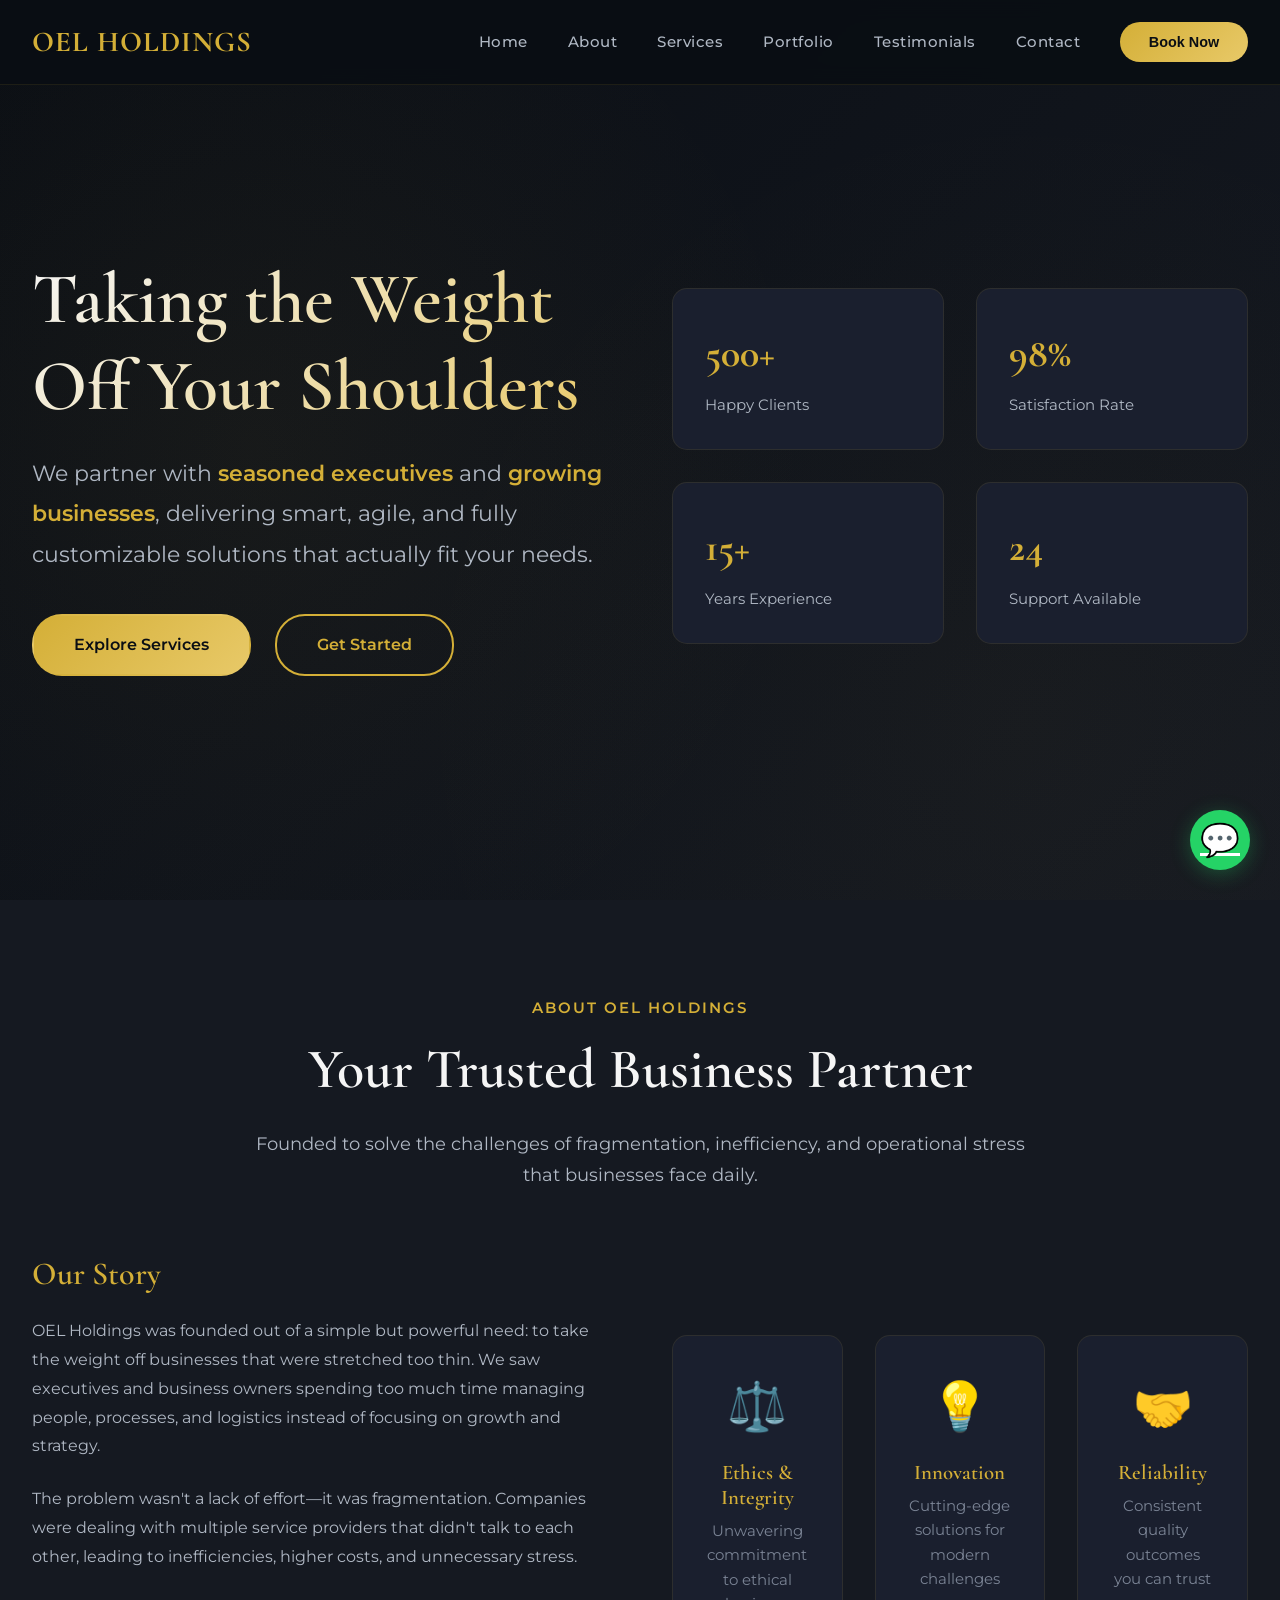
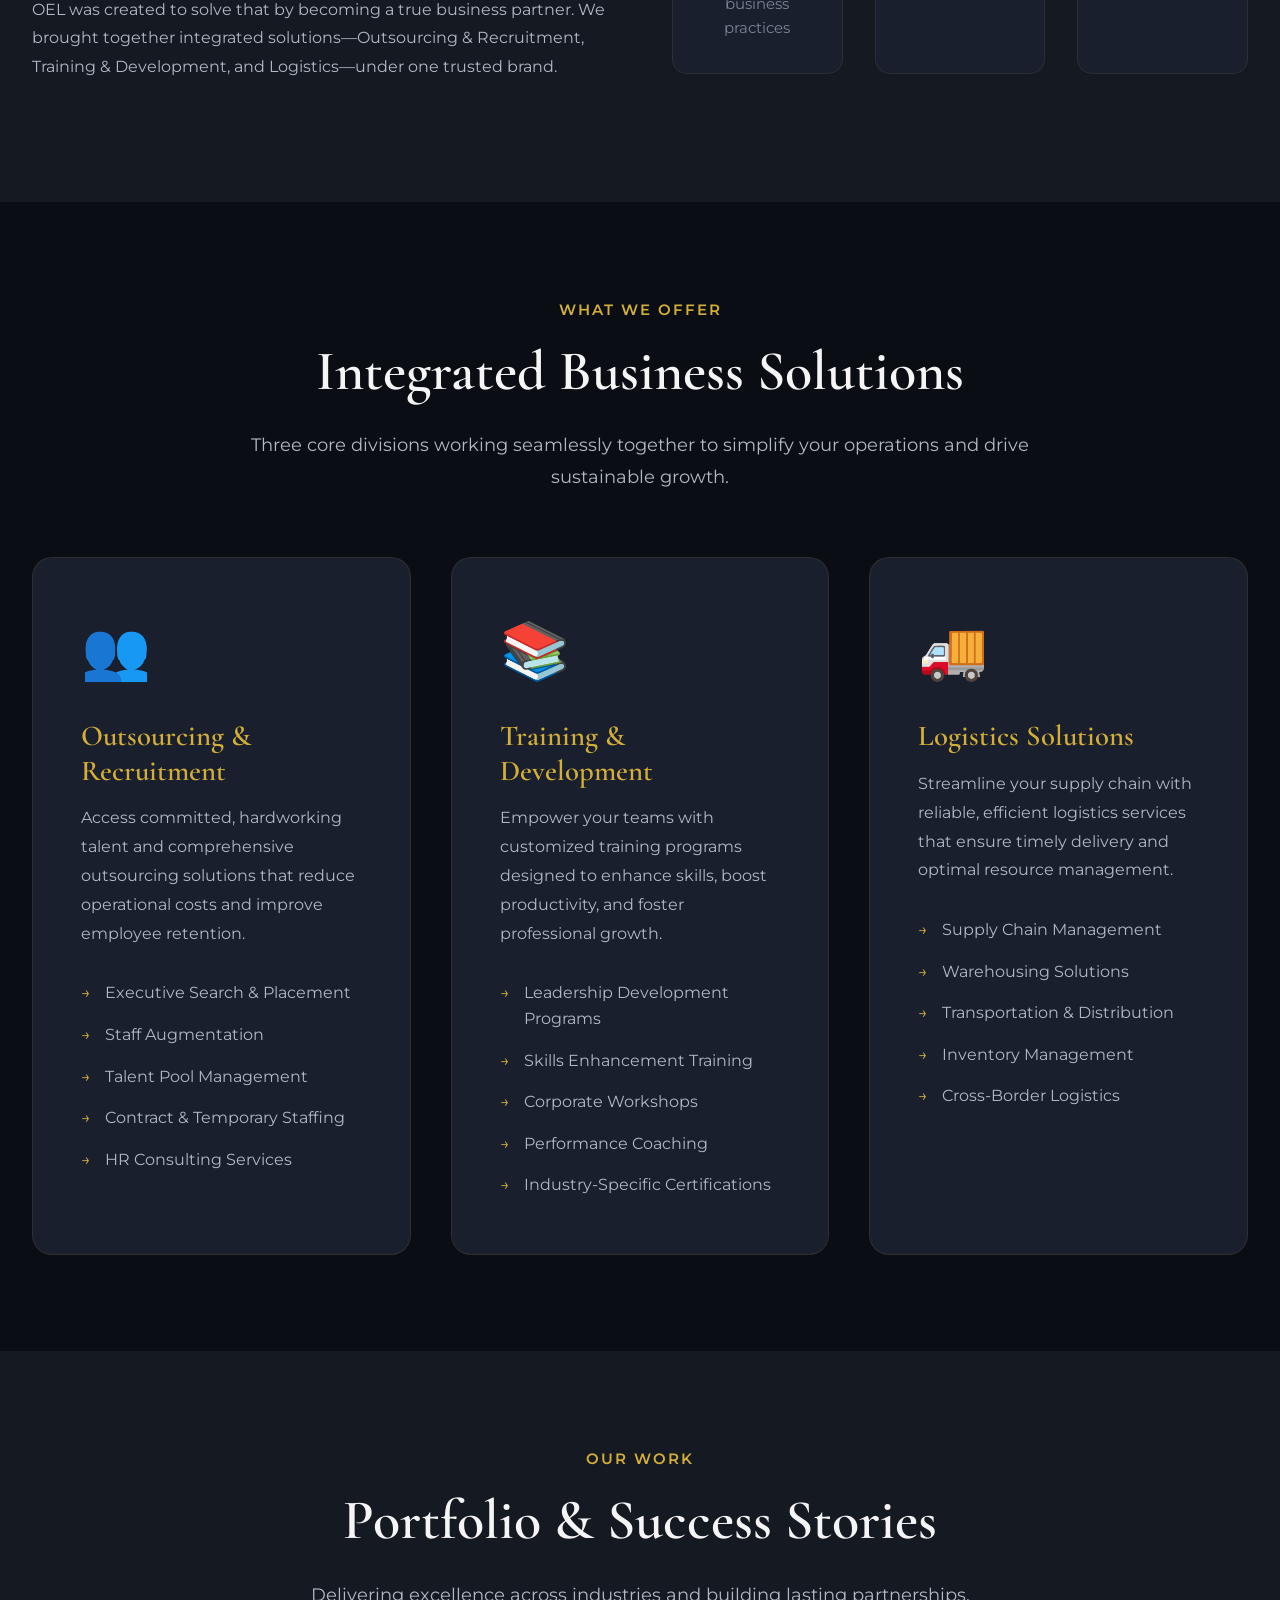
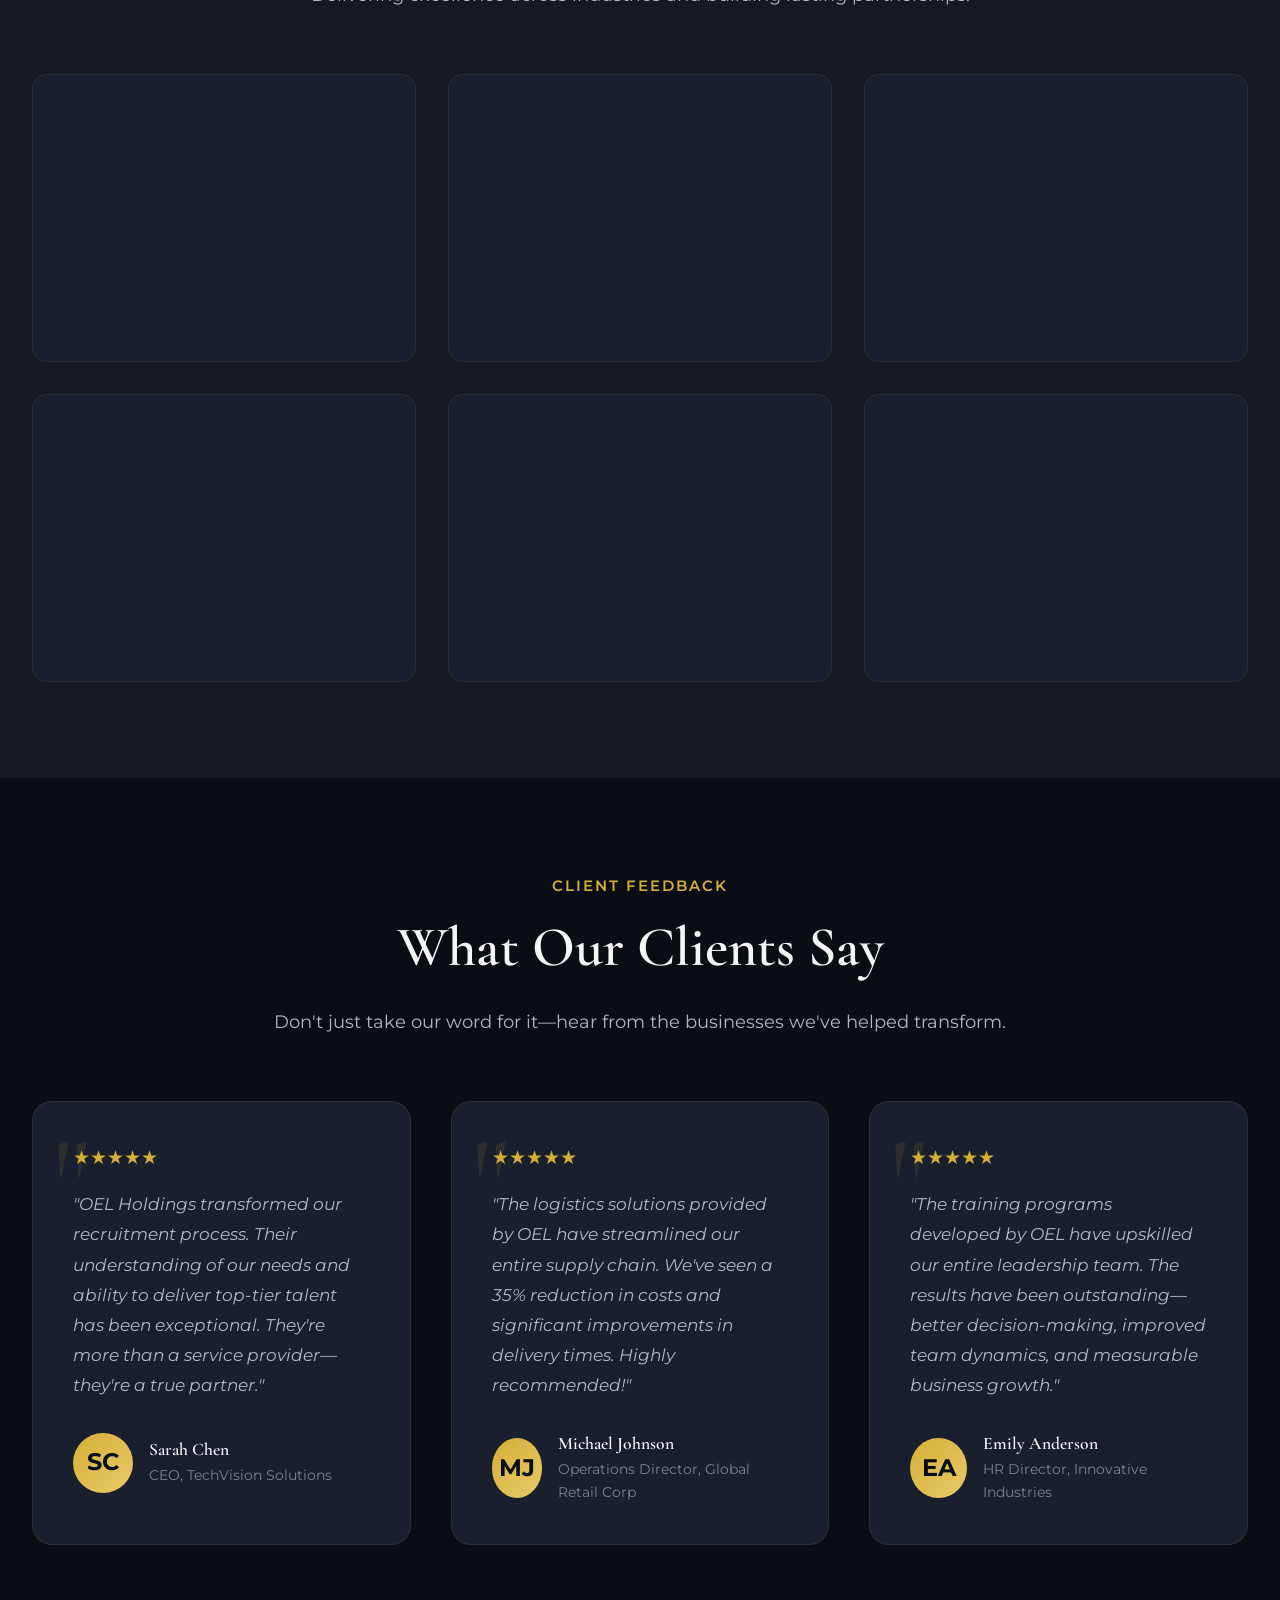
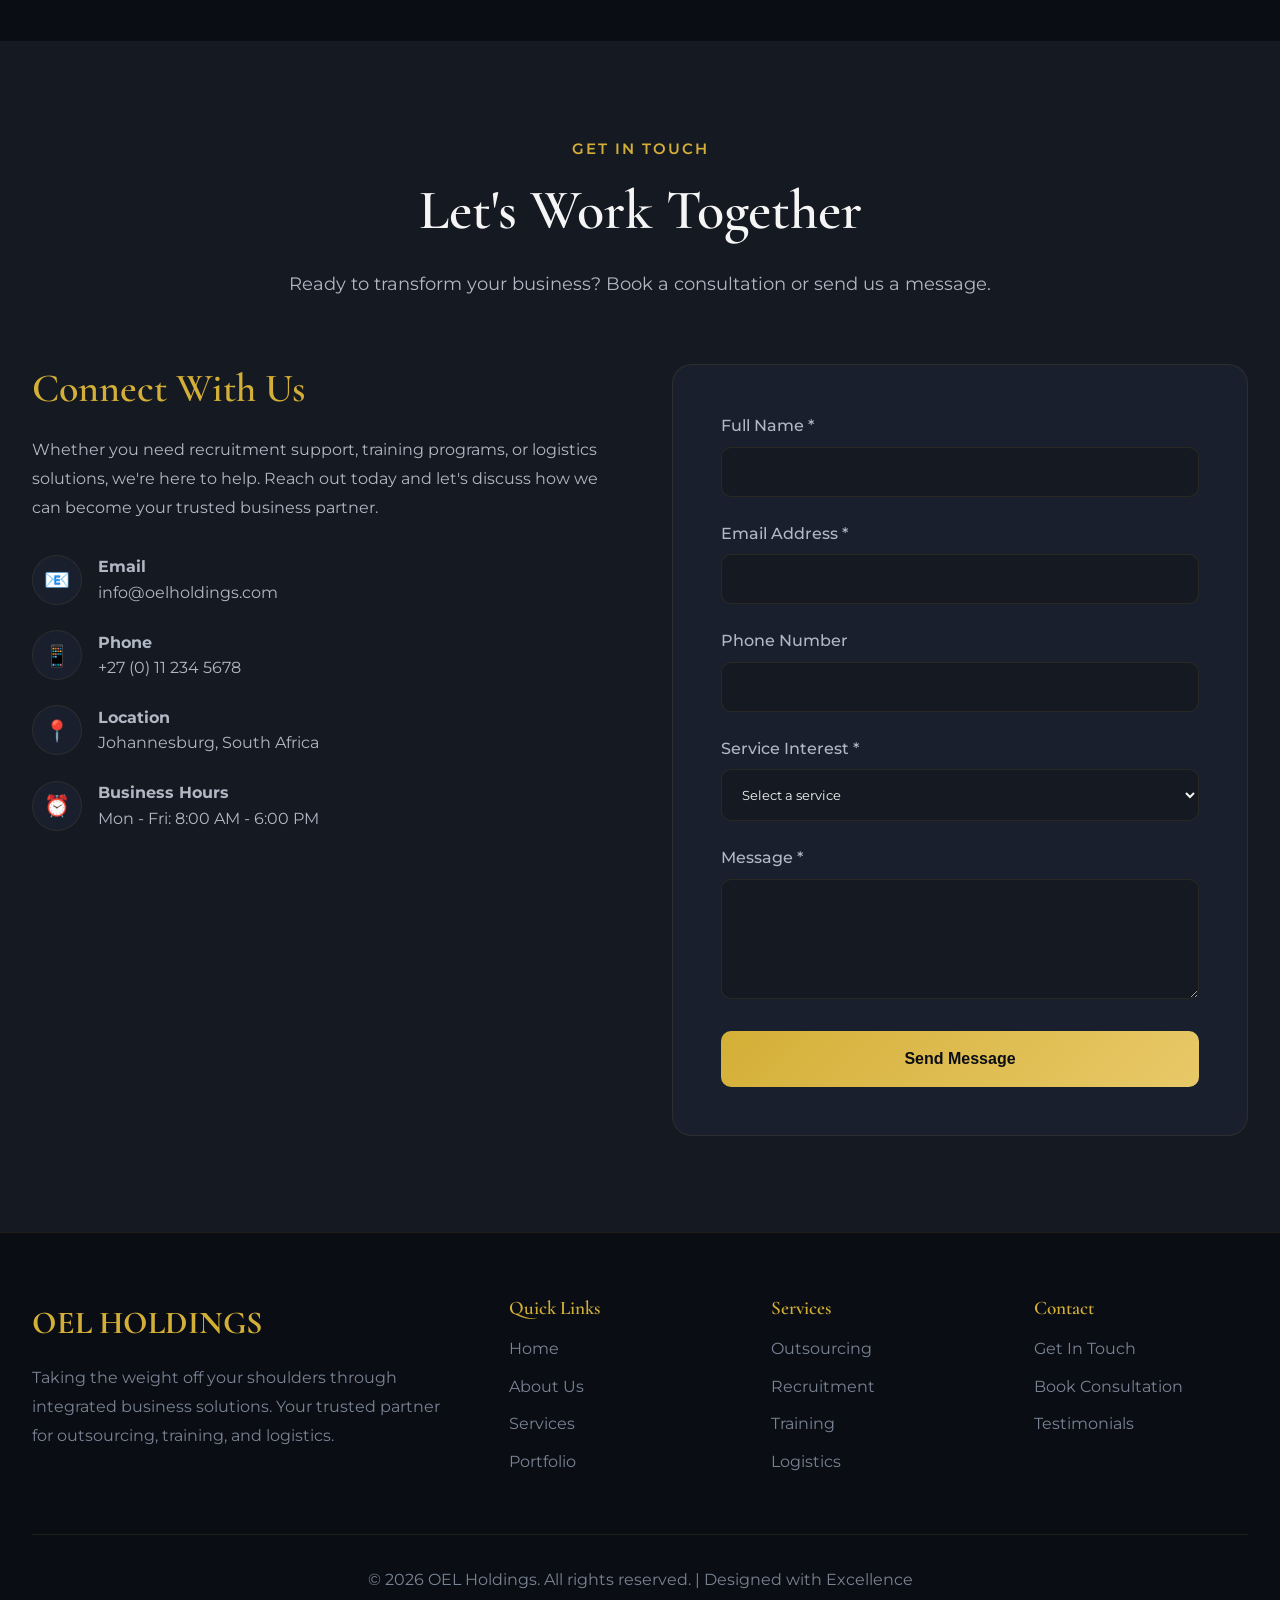
<file: index.html.html>
<!DOCTYPE html>
<html lang="en">
<head>
    <meta charset="UTF-8">
    <meta name="viewport" content="width=device-width, initial-scale=1.0">
    <title>OEL Holdings - Your Trusted Business Partner</title>
    <link rel="preconnect" href="https://fonts.googleapis.com">
    <link rel="preconnect" href="https://fonts.gstatic.com" crossorigin>
    <link href="https://fonts.googleapis.com/css2?family=Cormorant+Garamond:wght@300;400;500;600;700&family=Montserrat:wght@300;400;500;600;700&display=swap" rel="stylesheet">
    <style>
        :root {
            --bg-primary: #0a0e14;
            --bg-secondary: #151921;
            --bg-tertiary: #1a1f2e;
            --accent-gold: #d4af37;
            --accent-gold-light: #e8c968;
            --text-primary: #f5f5f5;
            --text-secondary: #b0b8c4;
            --text-muted: #7a8394;
            --border-subtle: rgba(212, 175, 55, 0.1);
            --shadow-glow: rgba(212, 175, 55, 0.15);
        }

        * {
            margin: 0;
            padding: 0;
            box-sizing: border-box;
        }

        body {
            font-family: 'Montserrat', sans-serif;
            background: var(--bg-primary);
            color: var(--text-primary);
            line-height: 1.6;
            overflow-x: hidden;
        }

        h1, h2, h3, h4, h5, h6 {
            font-family: 'Cormorant Garamond', serif;
            font-weight: 600;
            line-height: 1.2;
        }

        /* Navigation */
        .navbar {
            position: fixed;
            top: 0;
            width: 100%;
            background: rgba(10, 14, 20, 0.95);
            backdrop-filter: blur(10px);
            z-index: 1000;
            transition: all 0.3s ease;
            border-bottom: 1px solid var(--border-subtle);
        }

        .navbar.scrolled {
            background: rgba(10, 14, 20, 0.98);
            box-shadow: 0 4px 20px rgba(0, 0, 0, 0.3);
        }

        .nav-container {
            max-width: 1400px;
            margin: 0 auto;
            padding: 1.2rem 2rem;
            display: flex;
            justify-content: space-between;
            align-items: center;
        }

        .logo {
            font-size: 1.8rem;
            font-weight: 700;
            color: var(--accent-gold);
            font-family: 'Cormorant Garamond', serif;
            letter-spacing: 1px;
        }

        .nav-menu {
            display: flex;
            list-style: none;
            gap: 2.5rem;
            align-items: center;
        }

        .nav-menu a {
            color: var(--text-secondary);
            text-decoration: none;
            font-size: 0.95rem;
            font-weight: 500;
            transition: color 0.3s ease;
            letter-spacing: 0.5px;
        }

        .nav-menu a:hover {
            color: var(--accent-gold);
        }

        .cta-button {
            background: linear-gradient(135deg, var(--accent-gold) 0%, var(--accent-gold-light) 100%);
            color: var(--bg-primary);
            padding: 0.75rem 1.8rem;
            border-radius: 30px;
            font-weight: 600;
            transition: all 0.3s ease;
            border: none;
            cursor: pointer;
            font-size: 0.9rem;
        }

        .cta-button:hover {
            transform: translateY(-2px);
            box-shadow: 0 10px 25px var(--shadow-glow);
        }

        .mobile-toggle {
            display: none;
            flex-direction: column;
            cursor: pointer;
            gap: 5px;
        }

        .mobile-toggle span {
            width: 25px;
            height: 2px;
            background: var(--accent-gold);
            transition: 0.3s;
        }

        /* Hero Section */
        .hero {
            min-height: 100vh;
            display: flex;
            align-items: center;
            justify-content: center;
            padding: 6rem 2rem 4rem;
            position: relative;
            overflow: hidden;
            background: linear-gradient(135deg, var(--bg-primary) 0%, var(--bg-secondary) 100%);
        }

        .hero::before {
            content: '';
            position: absolute;
            top: 0;
            left: 0;
            right: 0;
            bottom: 0;
            background: 
                radial-gradient(circle at 20% 50%, rgba(212, 175, 55, 0.05) 0%, transparent 50%),
                radial-gradient(circle at 80% 80%, rgba(212, 175, 55, 0.03) 0%, transparent 50%);
            pointer-events: none;
        }

        .hero-content {
            max-width: 1400px;
            width: 100%;
            display: grid;
            grid-template-columns: 1fr 1fr;
            gap: 4rem;
            align-items: center;
            position: relative;
            z-index: 1;
        }

        .hero-text h1 {
            font-size: 4.5rem;
            margin-bottom: 1.5rem;
            background: linear-gradient(135deg, var(--text-primary) 0%, var(--accent-gold-light) 100%);
            -webkit-background-clip: text;
            -webkit-text-fill-color: transparent;
            background-clip: text;
            animation: fadeInUp 1s ease;
        }

        .hero-text .subtitle {
            font-size: 1.4rem;
            color: var(--text-secondary);
            margin-bottom: 2rem;
            line-height: 1.8;
            animation: fadeInUp 1s ease 0.2s backwards;
        }

        .hero-text .highlight {
            color: var(--accent-gold);
            font-weight: 600;
        }

        .hero-buttons {
            display: flex;
            gap: 1.5rem;
            margin-top: 2.5rem;
            animation: fadeInUp 1s ease 0.4s backwards;
        }

        .btn-primary {
            background: linear-gradient(135deg, var(--accent-gold) 0%, var(--accent-gold-light) 100%);
            color: var(--bg-primary);
            padding: 1rem 2.5rem;
            border-radius: 30px;
            font-weight: 600;
            text-decoration: none;
            transition: all 0.3s ease;
            border: 2px solid transparent;
            display: inline-block;
        }

        .btn-primary:hover {
            transform: translateY(-3px);
            box-shadow: 0 15px 35px var(--shadow-glow);
        }

        .btn-secondary {
            background: transparent;
            color: var(--accent-gold);
            padding: 1rem 2.5rem;
            border-radius: 30px;
            font-weight: 600;
            text-decoration: none;
            border: 2px solid var(--accent-gold);
            transition: all 0.3s ease;
            display: inline-block;
        }

        .btn-secondary:hover {
            background: var(--accent-gold);
            color: var(--bg-primary);
            transform: translateY(-3px);
        }

        .hero-visual {
            position: relative;
            animation: fadeIn 1.2s ease 0.6s backwards;
        }

        .hero-stats {
            display: grid;
            grid-template-columns: repeat(2, 1fr);
            gap: 2rem;
        }

        .stat-card {
            background: var(--bg-tertiary);
            padding: 2rem;
            border-radius: 15px;
            border: 1px solid var(--border-subtle);
            transition: all 0.3s ease;
        }

        .stat-card:hover {
            border-color: var(--accent-gold);
            transform: translateY(-5px);
            box-shadow: 0 10px 30px rgba(212, 175, 55, 0.1);
        }

        .stat-number {
            font-size: 2.5rem;
            font-weight: 700;
            color: var(--accent-gold);
            font-family: 'Cormorant Garamond', serif;
        }

        .stat-label {
            color: var(--text-secondary);
            font-size: 0.95rem;
            margin-top: 0.5rem;
        }

        /* Section Styles */
        section {
            padding: 6rem 2rem;
            position: relative;
        }

        .section-header {
            text-align: center;
            max-width: 800px;
            margin: 0 auto 4rem;
        }

        .section-tag {
            color: var(--accent-gold);
            font-size: 0.95rem;
            font-weight: 600;
            letter-spacing: 2px;
            text-transform: uppercase;
            margin-bottom: 1rem;
        }

        .section-title {
            font-size: 3.5rem;
            margin-bottom: 1.5rem;
            color: var(--text-primary);
        }

        .section-description {
            font-size: 1.1rem;
            color: var(--text-secondary);
            line-height: 1.8;
        }

        .container {
            max-width: 1400px;
            margin: 0 auto;
        }

        /* About Section */
        .about {
            background: var(--bg-secondary);
        }

        .about-content {
            display: grid;
            grid-template-columns: 1fr 1fr;
            gap: 4rem;
            align-items: center;
        }

        .about-text h3 {
            font-size: 2rem;
            color: var(--accent-gold);
            margin-bottom: 1.5rem;
        }

        .about-text p {
            color: var(--text-secondary);
            margin-bottom: 1.5rem;
            line-height: 1.8;
        }

        .values-grid {
            display: grid;
            grid-template-columns: repeat(3, 1fr);
            gap: 2rem;
            margin-top: 3rem;
        }

        .value-card {
            background: var(--bg-tertiary);
            padding: 2rem;
            border-radius: 15px;
            border: 1px solid var(--border-subtle);
            text-align: center;
            transition: all 0.3s ease;
        }

        .value-card:hover {
            border-color: var(--accent-gold);
            transform: translateY(-5px);
        }

        .value-icon {
            font-size: 3rem;
            margin-bottom: 1rem;
        }

        .value-card h4 {
            font-size: 1.3rem;
            color: var(--accent-gold);
            margin-bottom: 0.5rem;
        }

        .value-card p {
            color: var(--text-muted);
            font-size: 0.95rem;
        }

        /* Services Section */
        .services {
            background: var(--bg-primary);
        }

        .services-grid {
            display: grid;
            grid-template-columns: repeat(auto-fit, minmax(350px, 1fr));
            gap: 2.5rem;
        }

        .service-card {
            background: var(--bg-tertiary);
            padding: 3rem;
            border-radius: 20px;
            border: 1px solid var(--border-subtle);
            transition: all 0.4s ease;
            position: relative;
            overflow: hidden;
        }

        .service-card::before {
            content: '';
            position: absolute;
            top: 0;
            left: 0;
            width: 100%;
            height: 4px;
            background: linear-gradient(90deg, var(--accent-gold) 0%, var(--accent-gold-light) 100%);
            transform: scaleX(0);
            transition: transform 0.4s ease;
        }

        .service-card:hover::before {
            transform: scaleX(1);
        }

        .service-card:hover {
            border-color: var(--accent-gold);
            transform: translateY(-10px);
            box-shadow: 0 20px 40px rgba(212, 175, 55, 0.1);
        }

        .service-icon {
            font-size: 3.5rem;
            margin-bottom: 1.5rem;
        }

        .service-card h3 {
            font-size: 1.8rem;
            color: var(--accent-gold);
            margin-bottom: 1rem;
        }

        .service-card p {
            color: var(--text-secondary);
            line-height: 1.8;
            margin-bottom: 1.5rem;
        }

        .service-features {
            list-style: none;
            margin-top: 1.5rem;
        }

        .service-features li {
            color: var(--text-secondary);
            padding: 0.5rem 0;
            padding-left: 1.5rem;
            position: relative;
        }

        .service-features li::before {
            content: '→';
            position: absolute;
            left: 0;
            color: var(--accent-gold);
        }

        /* Portfolio/Gallery Section */
        .portfolio {
            background: var(--bg-secondary);
        }

        .portfolio-grid {
            display: grid;
            grid-template-columns: repeat(auto-fit, minmax(300px, 1fr));
            gap: 2rem;
        }

        .portfolio-item {
            position: relative;
            border-radius: 15px;
            overflow: hidden;
            aspect-ratio: 4/3;
            background: var(--bg-tertiary);
            border: 1px solid var(--border-subtle);
            cursor: pointer;
            transition: all 0.3s ease;
        }

        .portfolio-item:hover {
            transform: translateY(-10px);
            box-shadow: 0 20px 40px rgba(212, 175, 55, 0.15);
        }

        .portfolio-overlay {
            position: absolute;
            inset: 0;
            background: linear-gradient(180deg, transparent 0%, rgba(10, 14, 20, 0.9) 100%);
            display: flex;
            flex-direction: column;
            justify-content: flex-end;
            padding: 2rem;
            opacity: 0;
            transition: opacity 0.3s ease;
        }

        .portfolio-item:hover .portfolio-overlay {
            opacity: 1;
        }

        .portfolio-overlay h4 {
            color: var(--accent-gold);
            font-size: 1.5rem;
            margin-bottom: 0.5rem;
        }

        .portfolio-overlay p {
            color: var(--text-secondary);
            font-size: 0.95rem;
        }

        /* Testimonials Section */
        .testimonials {
            background: var(--bg-primary);
        }

        .testimonials-grid {
            display: grid;
            grid-template-columns: repeat(auto-fit, minmax(350px, 1fr));
            gap: 2.5rem;
        }

        .testimonial-card {
            background: var(--bg-tertiary);
            padding: 2.5rem;
            border-radius: 20px;
            border: 1px solid var(--border-subtle);
            transition: all 0.3s ease;
            position: relative;
        }

        .testimonial-card::before {
            content: '"';
            position: absolute;
            top: -20px;
            left: 20px;
            font-size: 8rem;
            color: var(--accent-gold);
            opacity: 0.1;
            font-family: 'Cormorant Garamond', serif;
        }

        .testimonial-card:hover {
            border-color: var(--accent-gold);
            transform: translateY(-5px);
        }

        .testimonial-text {
            color: var(--text-secondary);
            font-size: 1.05rem;
            line-height: 1.8;
            margin-bottom: 2rem;
            font-style: italic;
        }

        .testimonial-author {
            display: flex;
            align-items: center;
            gap: 1rem;
        }

        .author-avatar {
            width: 60px;
            height: 60px;
            border-radius: 50%;
            background: linear-gradient(135deg, var(--accent-gold) 0%, var(--accent-gold-light) 100%);
            display: flex;
            align-items: center;
            justify-content: center;
            font-size: 1.5rem;
            font-weight: 700;
            color: var(--bg-primary);
        }

        .author-info h5 {
            color: var(--text-primary);
            font-size: 1.1rem;
            margin-bottom: 0.25rem;
        }

        .author-info p {
            color: var(--text-muted);
            font-size: 0.9rem;
        }

        .stars {
            color: var(--accent-gold);
            margin-bottom: 1rem;
            font-size: 1.2rem;
        }

        /* Contact Section */
        .contact {
            background: var(--bg-secondary);
        }

        .contact-container {
            display: grid;
            grid-template-columns: 1fr 1fr;
            gap: 4rem;
        }

        .contact-info h3 {
            font-size: 2.5rem;
            color: var(--accent-gold);
            margin-bottom: 1.5rem;
        }

        .contact-info p {
            color: var(--text-secondary);
            line-height: 1.8;
            margin-bottom: 2rem;
        }

        .contact-details {
            display: flex;
            flex-direction: column;
            gap: 1.5rem;
        }

        .contact-item {
            display: flex;
            align-items: center;
            gap: 1rem;
            color: var(--text-secondary);
        }

        .contact-icon {
            width: 50px;
            height: 50px;
            border-radius: 50%;
            background: var(--bg-tertiary);
            border: 1px solid var(--border-subtle);
            display: flex;
            align-items: center;
            justify-content: center;
            font-size: 1.3rem;
            color: var(--accent-gold);
        }

        .contact-form {
            background: var(--bg-tertiary);
            padding: 3rem;
            border-radius: 20px;
            border: 1px solid var(--border-subtle);
        }

        .form-group {
            margin-bottom: 1.5rem;
        }

        .form-group label {
            display: block;
            color: var(--text-secondary);
            margin-bottom: 0.5rem;
            font-weight: 500;
        }

        .form-group input,
        .form-group textarea,
        .form-group select {
            width: 100%;
            padding: 1rem;
            background: var(--bg-secondary);
            border: 1px solid var(--border-subtle);
            border-radius: 10px;
            color: var(--text-primary);
            font-family: 'Montserrat', sans-serif;
            transition: all 0.3s ease;
        }

        .form-group input:focus,
        .form-group textarea:focus,
        .form-group select:focus {
            outline: none;
            border-color: var(--accent-gold);
            box-shadow: 0 0 0 3px rgba(212, 175, 55, 0.1);
        }

        .form-group textarea {
            resize: vertical;
            min-height: 120px;
        }

        .submit-btn {
            width: 100%;
            background: linear-gradient(135deg, var(--accent-gold) 0%, var(--accent-gold-light) 100%);
            color: var(--bg-primary);
            padding: 1.2rem;
            border: none;
            border-radius: 10px;
            font-weight: 600;
            font-size: 1rem;
            cursor: pointer;
            transition: all 0.3s ease;
        }

        .submit-btn:hover {
            transform: translateY(-2px);
            box-shadow: 0 10px 25px var(--shadow-glow);
        }

        /* Footer */
        footer {
            background: var(--bg-primary);
            padding: 4rem 2rem 2rem;
            border-top: 1px solid var(--border-subtle);
        }

        .footer-content {
            max-width: 1400px;
            margin: 0 auto;
            display: grid;
            grid-template-columns: 2fr 1fr 1fr 1fr;
            gap: 3rem;
            margin-bottom: 3rem;
        }

        .footer-logo {
            font-size: 2rem;
            font-weight: 700;
            color: var(--accent-gold);
            font-family: 'Cormorant Garamond', serif;
            margin-bottom: 1rem;
        }

        .footer-about {
            color: var(--text-muted);
            line-height: 1.8;
        }

        .footer-section h4 {
            color: var(--accent-gold);
            font-size: 1.2rem;
            margin-bottom: 1rem;
        }

        .footer-links {
            list-style: none;
        }

        .footer-links li {
            margin-bottom: 0.75rem;
        }

        .footer-links a {
            color: var(--text-muted);
            text-decoration: none;
            transition: color 0.3s ease;
        }

        .footer-links a:hover {
            color: var(--accent-gold);
        }

        .footer-bottom {
            max-width: 1400px;
            margin: 0 auto;
            padding-top: 2rem;
            border-top: 1px solid var(--border-subtle);
            text-align: center;
            color: var(--text-muted);
        }

        /* WhatsApp Button */
        .whatsapp-float {
            position: fixed;
            bottom: 30px;
            right: 30px;
            width: 60px;
            height: 60px;
            background: #25d366;
            border-radius: 50%;
            display: flex;
            align-items: center;
            justify-content: center;
            font-size: 2rem;
            color: white;
            box-shadow: 0 4px 20px rgba(37, 211, 102, 0.3);
            cursor: pointer;
            transition: all 0.3s ease;
            z-index: 999;
        }

        .whatsapp-float:hover {
            transform: scale(1.1);
            box-shadow: 0 6px 30px rgba(37, 211, 102, 0.5);
        }

        /* Animations */
        @keyframes fadeInUp {
            from {
                opacity: 0;
                transform: translateY(30px);
            }
            to {
                opacity: 1;
                transform: translateY(0);
            }
        }

        @keyframes fadeIn {
            from {
                opacity: 0;
            }
            to {
                opacity: 1;
            }
        }

        /* Scroll Animations */
        .reveal {
            opacity: 0;
            transform: translateY(50px);
            transition: all 0.8s ease;
        }

        .reveal.active {
            opacity: 1;
            transform: translateY(0);
        }

        /* Responsive Design */
        @media (max-width: 968px) {
            .nav-menu {
                position: fixed;
                left: -100%;
                top: 70px;
                flex-direction: column;
                background: var(--bg-secondary);
                width: 100%;
                text-align: center;
                transition: 0.3s;
                padding: 2rem 0;
                border-top: 1px solid var(--border-subtle);
            }

            .nav-menu.active {
                left: 0;
            }

            .mobile-toggle {
                display: flex;
            }

            .hero-content {
                grid-template-columns: 1fr;
                text-align: center;
            }

            .hero-text h1 {
                font-size: 3rem;
            }

            .hero-buttons {
                justify-content: center;
                flex-wrap: wrap;
            }

            .about-content,
            .contact-container {
                grid-template-columns: 1fr;
            }

            .values-grid {
                grid-template-columns: 1fr;
            }

            .section-title {
                font-size: 2.5rem;
            }

            .footer-content {
                grid-template-columns: 1fr;
            }

            .services-grid,
            .portfolio-grid,
            .testimonials-grid {
                grid-template-columns: 1fr;
            }
        }

        @media (max-width: 480px) {
            .hero-text h1 {
                font-size: 2.2rem;
            }

            .hero-text .subtitle {
                font-size: 1.1rem;
            }

            .section-title {
                font-size: 2rem;
            }
        }
    </style>
</head>
<body>
    <!-- Navigation -->
    <nav class="navbar">
        <div class="nav-container">
            <div class="logo">OEL HOLDINGS</div>
            <ul class="nav-menu">
                <li><a href="#home">Home</a></li>
                <li><a href="#about">About</a></li>
                <li><a href="#services">Services</a></li>
                <li><a href="#portfolio">Portfolio</a></li>
                <li><a href="#testimonials">Testimonials</a></li>
                <li><a href="#contact">Contact</a></li>
                <li><button class="cta-button" onclick="scrollToContact()">Book Now</button></li>
            </ul>
            <div class="mobile-toggle" onclick="toggleMenu()">
                <span></span>
                <span></span>
                <span></span>
            </div>
        </div>
    </nav>

    <!-- Hero Section -->
    <section class="hero" id="home">
        <div class="hero-content">
            <div class="hero-text">
                <h1>Taking the Weight Off Your Shoulders</h1>
                <p class="subtitle">
                    We partner with <span class="highlight">seasoned executives</span> and <span class="highlight">growing businesses</span>, delivering smart, agile, and fully customizable solutions that actually fit your needs.
                </p>
                <div class="hero-buttons">
                    <a href="#services" class="btn-primary">Explore Services</a>
                    <a href="#contact" class="btn-secondary">Get Started</a>
                </div>
            </div>
            <div class="hero-visual">
                <div class="hero-stats">
                    <div class="stat-card reveal">
                        <div class="stat-number">500+</div>
                        <div class="stat-label">Happy Clients</div>
                    </div>
                    <div class="stat-card reveal">
                        <div class="stat-number">98%</div>
                        <div class="stat-label">Satisfaction Rate</div>
                    </div>
                    <div class="stat-card reveal">
                        <div class="stat-number">15+</div>
                        <div class="stat-label">Years Experience</div>
                    </div>
                    <div class="stat-card reveal">
                        <div class="stat-number">24/7</div>
                        <div class="stat-label">Support Available</div>
                    </div>
                </div>
            </div>
        </div>
    </section>

    <!-- About Section -->
    <section class="about" id="about">
        <div class="container">
            <div class="section-header reveal">
                <div class="section-tag">About OEL Holdings</div>
                <h2 class="section-title">Your Trusted Business Partner</h2>
                <p class="section-description">
                    Founded to solve the challenges of fragmentation, inefficiency, and operational stress that businesses face daily.
                </p>
            </div>
            <div class="about-content">
                <div class="about-text reveal">
                    <h3>Our Story</h3>
                    <p>
                        OEL Holdings was founded out of a simple but powerful need: to take the weight off businesses that were stretched too thin. We saw executives and business owners spending too much time managing people, processes, and logistics instead of focusing on growth and strategy.
                    </p>
                    <p>
                        The problem wasn't a lack of effort—it was fragmentation. Companies were dealing with multiple service providers that didn't talk to each other, leading to inefficiencies, higher costs, and unnecessary stress.
                    </p>
                    <p>
                        OEL was created to solve that by becoming a true business partner. We brought together integrated solutions—Outsourcing & Recruitment, Training & Development, and Logistics—under one trusted brand.
                    </p>
                </div>
                <div class="about-visual reveal">
                    <div class="values-grid">
                        <div class="value-card">
                            <div class="value-icon">⚖️</div>
                            <h4>Ethics & Integrity</h4>
                            <p>Unwavering commitment to ethical business practices</p>
                        </div>
                        <div class="value-card">
                            <div class="value-icon">💡</div>
                            <h4>Innovation</h4>
                            <p>Cutting-edge solutions for modern challenges</p>
                        </div>
                        <div class="value-card">
                            <div class="value-icon">🤝</div>
                            <h4>Reliability</h4>
                            <p>Consistent quality outcomes you can trust</p>
                        </div>
                    </div>
                </div>
            </div>
        </div>
    </section>

    <!-- Services Section -->
    <section class="services" id="services">
        <div class="container">
            <div class="section-header reveal">
                <div class="section-tag">What We Offer</div>
                <h2 class="section-title">Integrated Business Solutions</h2>
                <p class="section-description">
                    Three core divisions working seamlessly together to simplify your operations and drive sustainable growth.
                </p>
            </div>
            <div class="services-grid">
                <div class="service-card reveal">
                    <div class="service-icon">👥</div>
                    <h3>Outsourcing & Recruitment</h3>
                    <p>
                        Access committed, hardworking talent and comprehensive outsourcing solutions that reduce operational costs and improve employee retention.
                    </p>
                    <ul class="service-features">
                        <li>Executive Search & Placement</li>
                        <li>Staff Augmentation</li>
                        <li>Talent Pool Management</li>
                        <li>Contract & Temporary Staffing</li>
                        <li>HR Consulting Services</li>
                    </ul>
                </div>
                <div class="service-card reveal">
                    <div class="service-icon">📚</div>
                    <h3>Training & Development</h3>
                    <p>
                        Empower your teams with customized training programs designed to enhance skills, boost productivity, and foster professional growth.
                    </p>
                    <ul class="service-features">
                        <li>Leadership Development Programs</li>
                        <li>Skills Enhancement Training</li>
                        <li>Corporate Workshops</li>
                        <li>Performance Coaching</li>
                        <li>Industry-Specific Certifications</li>
                    </ul>
                </div>
                <div class="service-card reveal">
                    <div class="service-icon">🚚</div>
                    <h3>Logistics Solutions</h3>
                    <p>
                        Streamline your supply chain with reliable, efficient logistics services that ensure timely delivery and optimal resource management.
                    </p>
                    <ul class="service-features">
                        <li>Supply Chain Management</li>
                        <li>Warehousing Solutions</li>
                        <li>Transportation & Distribution</li>
                        <li>Inventory Management</li>
                        <li>Cross-Border Logistics</li>
                    </ul>
                </div>
            </div>
        </div>
    </section>

    <!-- Portfolio Section -->
    <section class="portfolio" id="portfolio">
        <div class="container">
            <div class="section-header reveal">
                <div class="section-tag">Our Work</div>
                <h2 class="section-title">Portfolio & Success Stories</h2>
                <p class="section-description">
                    Delivering excellence across industries and building lasting partnerships.
                </p>
            </div>
            <div class="portfolio-grid">
                <div class="portfolio-item reveal">
                    <div class="portfolio-overlay">
                        <h4>Corporate Recruitment Drive</h4>
                        <p>Successfully placed 150+ professionals across multiple sectors</p>
                    </div>
                </div>
                <div class="portfolio-item reveal">
                    <div class="portfolio-overlay">
                        <h4>Leadership Training Program</h4>
                        <p>Developed future leaders for Fortune 500 company</p>
                    </div>
                </div>
                <div class="portfolio-item reveal">
                    <div class="portfolio-overlay">
                        <h4>Logistics Optimization</h4>
                        <p>Reduced delivery times by 40% for major retailer</p>
                    </div>
                </div>
                <div class="portfolio-item reveal">
                    <div class="portfolio-overlay">
                        <h4>Staff Outsourcing Solution</h4>
                        <p>Streamlined operations for growing tech startup</p>
                    </div>
                </div>
                <div class="portfolio-item reveal">
                    <div class="portfolio-overlay">
                        <h4>Supply Chain Integration</h4>
                        <p>End-to-end logistics management for manufacturing client</p>
                    </div>
                </div>
                <div class="portfolio-item reveal">
                    <div class="portfolio-overlay">
                        <h4>Executive Search Success</h4>
                        <p>Placed C-suite executives for international corporation</p>
                    </div>
                </div>
            </div>
        </div>
    </section>

    <!-- Testimonials Section -->
    <section class="testimonials" id="testimonials">
        <div class="container">
            <div class="section-header reveal">
                <div class="section-tag">Client Feedback</div>
                <h2 class="section-title">What Our Clients Say</h2>
                <p class="section-description">
                    Don't just take our word for it—hear from the businesses we've helped transform.
                </p>
            </div>
            <div class="testimonials-grid">
                <div class="testimonial-card reveal">
                    <div class="stars">★★★★★</div>
                    <p class="testimonial-text">
                        "OEL Holdings transformed our recruitment process. Their understanding of our needs and ability to deliver top-tier talent has been exceptional. They're more than a service provider—they're a true partner."
                    </p>
                    <div class="testimonial-author">
                        <div class="author-avatar">SC</div>
                        <div class="author-info">
                            <h5>Sarah Chen</h5>
                            <p>CEO, TechVision Solutions</p>
                        </div>
                    </div>
                </div>
                <div class="testimonial-card reveal">
                    <div class="stars">★★★★★</div>
                    <p class="testimonial-text">
                        "The logistics solutions provided by OEL have streamlined our entire supply chain. We've seen a 35% reduction in costs and significant improvements in delivery times. Highly recommended!"
                    </p>
                    <div class="testimonial-author">
                        <div class="author-avatar">MJ</div>
                        <div class="author-info">
                            <h5>Michael Johnson</h5>
                            <p>Operations Director, Global Retail Corp</p>
                        </div>
                    </div>
                </div>
                <div class="testimonial-card reveal">
                    <div class="stars">★★★★★</div>
                    <p class="testimonial-text">
                        "The training programs developed by OEL have upskilled our entire leadership team. The results have been outstanding—better decision-making, improved team dynamics, and measurable business growth."
                    </p>
                    <div class="testimonial-author">
                        <div class="author-avatar">EA</div>
                        <div class="author-info">
                            <h5>Emily Anderson</h5>
                            <p>HR Director, Innovative Industries</p>
                        </div>
                    </div>
                </div>
            </div>
        </div>
    </section>

    <!-- Contact Section -->
    <section class="contact" id="contact">
        <div class="container">
            <div class="section-header reveal">
                <div class="section-tag">Get In Touch</div>
                <h2 class="section-title">Let's Work Together</h2>
                <p class="section-description">
                    Ready to transform your business? Book a consultation or send us a message.
                </p>
            </div>
            <div class="contact-container">
                <div class="contact-info reveal">
                    <h3>Connect With Us</h3>
                    <p>
                        Whether you need recruitment support, training programs, or logistics solutions, we're here to help. Reach out today and let's discuss how we can become your trusted business partner.
                    </p>
                    <div class="contact-details">
                        <div class="contact-item">
                            <div class="contact-icon">📧</div>
                            <div>
                                <strong>Email</strong><br>
                                info@oelholdings.com
                            </div>
                        </div>
                        <div class="contact-item">
                            <div class="contact-icon">📱</div>
                            <div>
                                <strong>Phone</strong><br>
                                +27 (0) 11 234 5678
                            </div>
                        </div>
                        <div class="contact-item">
                            <div class="contact-icon">📍</div>
                            <div>
                                <strong>Location</strong><br>
                                Johannesburg, South Africa
                            </div>
                        </div>
                        <div class="contact-item">
                            <div class="contact-icon">⏰</div>
                            <div>
                                <strong>Business Hours</strong><br>
                                Mon - Fri: 8:00 AM - 6:00 PM
                            </div>
                        </div>
                    </div>
                </div>
                <div class="contact-form reveal">
                    <form id="contactForm" onsubmit="handleSubmit(event)">
                        <div class="form-group">
                            <label for="name">Full Name *</label>
                            <input type="text" id="name" name="name" required>
                        </div>
                        <div class="form-group">
                            <label for="email">Email Address *</label>
                            <input type="email" id="email" name="email" required>
                        </div>
                        <div class="form-group">
                            <label for="phone">Phone Number</label>
                            <input type="tel" id="phone" name="phone">
                        </div>
                        <div class="form-group">
                            <label for="service">Service Interest *</label>
                            <select id="service" name="service" required>
                                <option value="">Select a service</option>
                                <option value="outsourcing">Outsourcing & Recruitment</option>
                                <option value="training">Training & Development</option>
                                <option value="logistics">Logistics Solutions</option>
                                <option value="consultation">General Consultation</option>
                            </select>
                        </div>
                        <div class="form-group">
                            <label for="message">Message *</label>
                            <textarea id="message" name="message" required></textarea>
                        </div>
                        <button type="submit" class="submit-btn">Send Message</button>
                    </form>
                </div>
            </div>
        </div>
    </section>

    <!-- Footer -->
    <footer>
        <div class="footer-content">
            <div>
                <div class="footer-logo">OEL HOLDINGS</div>
                <p class="footer-about">
                    Taking the weight off your shoulders through integrated business solutions. Your trusted partner for outsourcing, training, and logistics.
                </p>
            </div>
            <div class="footer-section">
                <h4>Quick Links</h4>
                <ul class="footer-links">
                    <li><a href="#home">Home</a></li>
                    <li><a href="#about">About Us</a></li>
                    <li><a href="#services">Services</a></li>
                    <li><a href="#portfolio">Portfolio</a></li>
                </ul>
            </div>
            <div class="footer-section">
                <h4>Services</h4>
                <ul class="footer-links">
                    <li><a href="#services">Outsourcing</a></li>
                    <li><a href="#services">Recruitment</a></li>
                    <li><a href="#services">Training</a></li>
                    <li><a href="#services">Logistics</a></li>
                </ul>
            </div>
            <div class="footer-section">
                <h4>Contact</h4>
                <ul class="footer-links">
                    <li><a href="#contact">Get In Touch</a></li>
                    <li><a href="#contact">Book Consultation</a></li>
                    <li><a href="#testimonials">Testimonials</a></li>
                </ul>
            </div>
        </div>
        <div class="footer-bottom">
            <p>&copy; 2026 OEL Holdings. All rights reserved. | Designed with Excellence</p>
        </div>
    </footer>

    <!-- WhatsApp Float Button -->
    <a href="https://wa.me/27112345678" target="_blank" class="whatsapp-float" title="Chat on WhatsApp">
        💬
    </a>

    <script>
        // Navbar scroll effect
        window.addEventListener('scroll', function() {
            const navbar = document.querySelector('.navbar');
            if (window.scrollY > 50) {
                navbar.classList.add('scrolled');
            } else {
                navbar.classList.remove('scrolled');
            }
        });

        // Mobile menu toggle
        function toggleMenu() {
            const navMenu = document.querySelector('.nav-menu');
            navMenu.classList.toggle('active');
        }

        // Close mobile menu when clicking a link
        document.querySelectorAll('.nav-menu a').forEach(link => {
            link.addEventListener('click', () => {
                document.querySelector('.nav-menu').classList.remove('active');
            });
        });

        // Smooth scrolling
        document.querySelectorAll('a[href^="#"]').forEach(anchor => {
            anchor.addEventListener('click', function (e) {
                e.preventDefault();
                const target = document.querySelector(this.getAttribute('href'));
                if (target) {
                    target.scrollIntoView({
                        behavior: 'smooth',
                        block: 'start'
                    });
                }
            });
        });

        // Scroll to contact function
        function scrollToContact() {
            document.querySelector('#contact').scrollIntoView({
                behavior: 'smooth',
                block: 'start'
            });
        }

        // Reveal animations on scroll
        function reveal() {
            const reveals = document.querySelectorAll('.reveal');
            
            reveals.forEach(element => {
                const windowHeight = window.innerHeight;
                const elementTop = element.getBoundingClientRect().top;
                const elementVisible = 150;
                
                if (elementTop < windowHeight - elementVisible) {
                    element.classList.add('active');
                }
            });
        }

        window.addEventListener('scroll', reveal);
        reveal(); // Initial check

        // Form submission handler
        function handleSubmit(event) {
            event.preventDefault();
            
            const formData = new FormData(event.target);
            const data = Object.fromEntries(formData);
            
            // Here you would typically send the data to your server
            console.log('Form submitted:', data);
            
            // Show success message
            alert('Thank you for your message! We will get back to you soon.');
            
            // Reset form
            event.target.reset();
            
            // In a real implementation, you might want to:
            // 1. Send data to your backend API
            // 2. Integrate with a service like Formspree, EmailJS, or your own backend
            // 3. Show a nicer success notification instead of alert
        }

        // Add parallax effect to hero section
        window.addEventListener('scroll', function() {
            const scrolled = window.pageYOffset;
            const hero = document.querySelector('.hero');
            if (hero) {
                hero.style.transform = `translateY(${scrolled * 0.5}px)`;
            }
        });

        // Counter animation for stats
        function animateCounter(element, target, duration = 2000) {
            let current = 0;
            const increment = target / (duration / 16);
            const isPercentage = element.textContent.includes('%');
            const hasPlus = element.textContent.includes('+');
            
            const timer = setInterval(() => {
                current += increment;
                if (current >= target) {
                    current = target;
                    clearInterval(timer);
                }
                
                let displayValue = Math.floor(current);
                if (isPercentage) displayValue += '%';
                if (hasPlus) displayValue += '+';
                element.textContent = displayValue;
            }, 16);
        }

        // Trigger counter animation when stats are visible
        const observerOptions = {
            threshold: 0.5
        };

        const observer = new IntersectionObserver((entries) => {
            entries.forEach(entry => {
                if (entry.isIntersecting) {
                    const statNumbers = entry.target.querySelectorAll('.stat-number');
                    statNumbers.forEach(stat => {
                        const target = parseInt(stat.textContent);
                        animateCounter(stat, target);
                    });
                    observer.unobserve(entry.target);
                }
            });
        }, observerOptions);

        const heroStats = document.querySelector('.hero-stats');
        if (heroStats) {
            observer.observe(heroStats);
        }
    </script>
</body>
</html>
</file>
